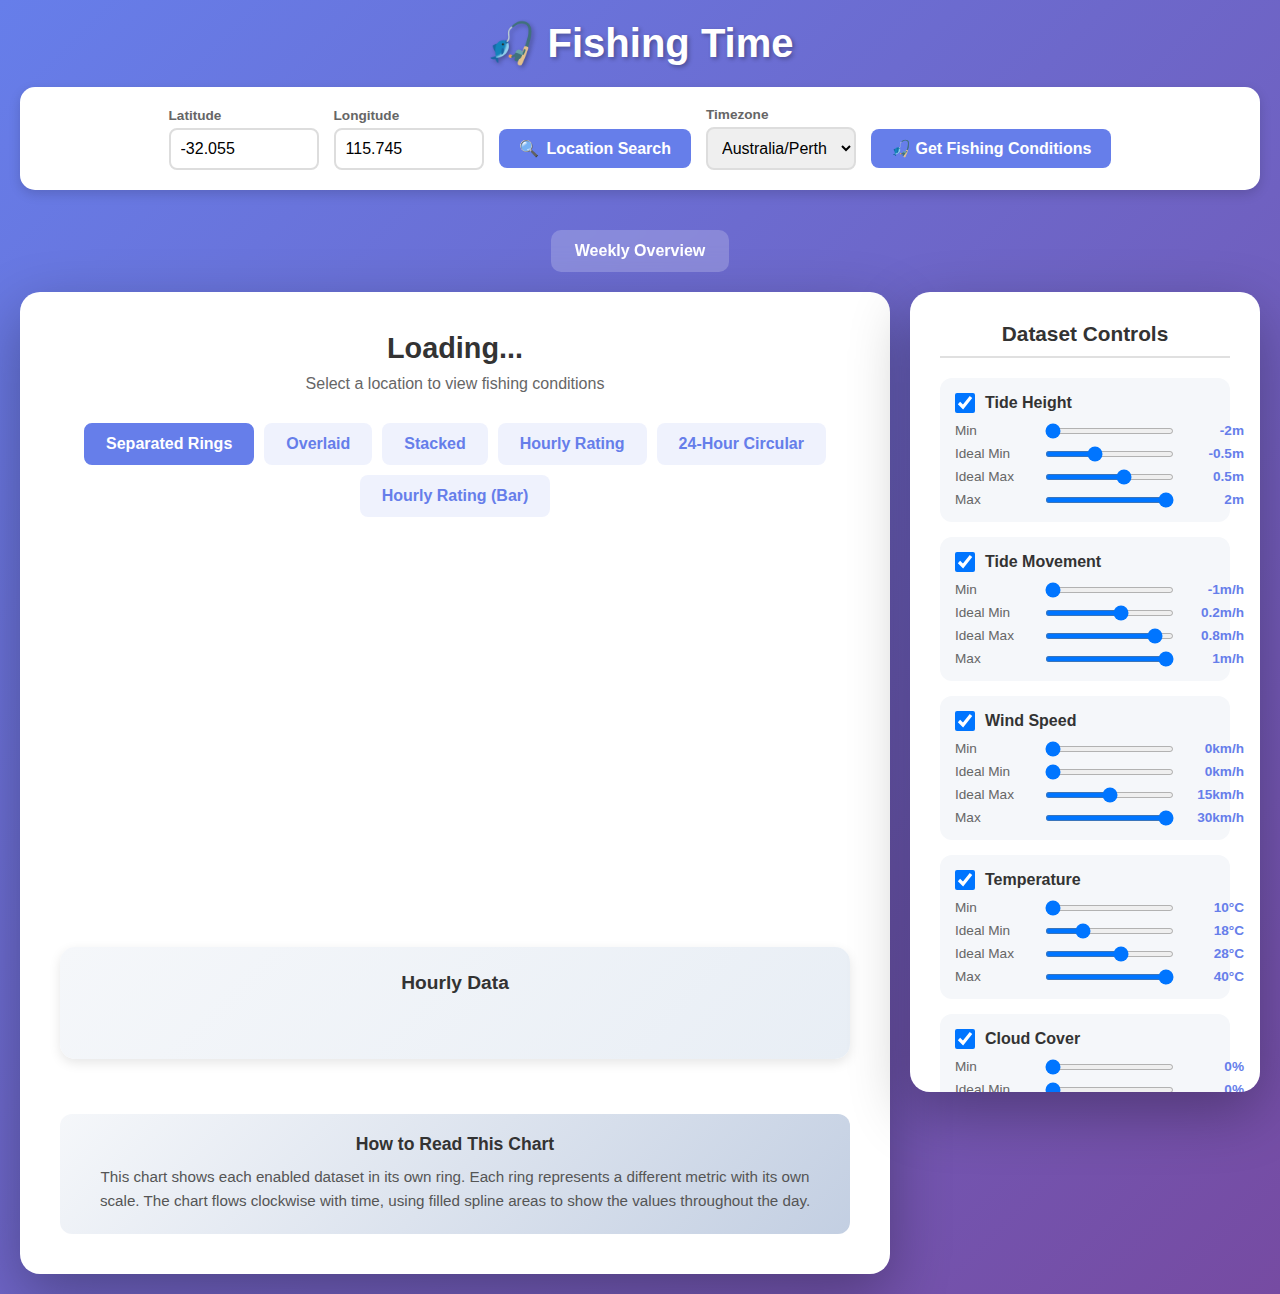
<file: index.html>
<!DOCTYPE html>
<html lang="en">
<head>
    <meta charset="UTF-8">
    <meta name="viewport" content="width=device-width, initial-scale=1.0">
    <title>Fishing Time - Best Times to Fish</title>
    <style>
        * {
            margin: 0;
            padding: 0;
            box-sizing: border-box;
        }
        
        body {
            font-family: 'Segoe UI', Tahoma, Geneva, Verdana, sans-serif;
            background: linear-gradient(135deg, #667eea 0%, #764ba2 100%);
            padding: 20px;
            min-height: 100vh;
        }
        
        .container {
            max-width: 1400px;
            margin: 0 auto;
        }
        
        h1 {
            text-align: center;
            color: white;
            margin-bottom: 20px;
            font-size: 2.5em;
            text-shadow: 2px 2px 4px rgba(0,0,0,0.3);
        }
        
        .controls-section {
            background: white;
            border-radius: 15px;
            padding: 20px;
            margin-bottom: 20px;
            box-shadow: 0 4px 12px rgba(0,0,0,0.15);
            display: flex;
            flex-wrap: wrap;
            gap: 15px;
            align-items: center;
            justify-content: center;
        }
        
        .control-group {
            display: flex;
            flex-direction: column;
            gap: 5px;
        }
        
        .control-group label {
            font-size: 0.85em;
            color: #666;
            font-weight: bold;
        }
        
        .control-group input, .control-group select {
            padding: 10px;
            border: 2px solid #ddd;
            border-radius: 8px;
            font-size: 1em;
            width: 150px;
            transition: border-color 0.3s;
        }
        
        .control-group input:focus, .control-group select:focus {
            outline: none;
            border-color: #667eea;
        }
        
        .search-btn {
            padding: 10px 20px;
            border: none;
            border-radius: 8px;
            background: #667eea;
            color: white;
            cursor: pointer;
            font-size: 1em;
            font-weight: bold;
            transition: all 0.3s;
            margin-top: 20px;
            display: flex;
            align-items: center;
            gap: 8px;
        }
        
        .search-btn:hover {
            background: #5568d3;
            transform: translateY(-2px);
        }
        
        .modal-overlay {
            display: none;
            position: fixed;
            top: 0;
            left: 0;
            width: 100%;
            height: 100%;
            background: rgba(0,0,0,0.5);
            z-index: 1000;
            justify-content: center;
            align-items: center;
        }
        
        .modal-overlay.active {
            display: flex;
        }
        
        .modal-content {
            background: white;
            border-radius: 20px;
            padding: 30px;
            max-width: 500px;
            width: 90%;
            max-height: 80vh;
            overflow-y: auto;
            box-shadow: 0 20px 60px rgba(0,0,0,0.3);
        }
        
        .modal-header {
            display: flex;
            justify-content: space-between;
            align-items: center;
            margin-bottom: 20px;
        }
        
        .modal-title {
            font-size: 1.5em;
            font-weight: bold;
            color: #333;
        }
        
        .close-btn {
            background: none;
            border: none;
            font-size: 1.5em;
            cursor: pointer;
            color: #999;
            transition: color 0.3s;
        }
        
        .close-btn:hover {
            color: #333;
        }
        
        .search-input-container {
            position: relative;
            margin-bottom: 20px;
        }
        
        .search-input {
            width: 100%;
            padding: 12px;
            border: 2px solid #ddd;
            border-radius: 10px;
            font-size: 1em;
            box-sizing: border-box;
        }
        
        .search-input:focus {
            outline: none;
            border-color: #667eea;
        }
        
        .search-results {
            list-style: none;
            padding: 0;
            margin: 0;
            max-height: 300px;
            overflow-y: auto;
            border: 1px solid #ddd;
            border-radius: 10px;
            background: white;
        }
        
        .search-results li {
            padding: 12px;
            cursor: pointer;
            border-bottom: 1px solid #eee;
            transition: background 0.2s;
        }
        
        .search-results li:last-child {
            border-bottom: none;
        }
        
        .search-results li:hover {
            background: #f5f5f5;
        }
        
        .recent-section {
            margin-top: 20px;
        }
        
        .recent-title {
            font-size: 1.1em;
            font-weight: bold;
            color: #666;
            margin-bottom: 10px;
        }
        
        .recent-list {
            list-style: none;
            padding: 0;
            margin: 0;
        }
        
        .recent-list li {
            padding: 10px;
            cursor: pointer;
            border: 1px solid #ddd;
            border-radius: 8px;
            margin-bottom: 8px;
            transition: all 0.2s;
        }
        
        .recent-list li:hover {
            background: #f5f5f5;
            border-color: #667eea;
        }
        
        .no-results {
            text-align: center;
            color: #999;
            padding: 20px;
        }
        
        .main-content {
            display: flex;
            gap: 20px;
            flex-wrap: wrap;
        }
        
        .chart-section {
            flex: 1;
            min-width: 600px;
            background: white;
            border-radius: 20px;
            padding: 40px;
            box-shadow: 0 20px 60px rgba(0,0,0,0.3);
        }
        
        .controls-panel {
            width: 350px;
            background: white;
            border-radius: 20px;
            padding: 30px;
            box-shadow: 0 20px 60px rgba(0,0,0,0.3);
            max-height: 800px;
            overflow-y: auto;
        }
        
        .controls-panel::-webkit-scrollbar {
            width: 8px;
        }
        
        .controls-panel::-webkit-scrollbar-track {
            background: rgba(255, 255, 255, 0.3);
            border-radius: 10px;
        }
        
        .controls-panel::-webkit-scrollbar-thumb {
            background: rgba(102, 126, 234, 0.5);
            border-radius: 10px;
        }
        
        .viz-title {
            font-size: 1.8em;
            margin-bottom: 10px;
            color: #333;
            text-align: center;
        }
        
        .viz-subtitle {
            text-align: center;
            color: #666;
            margin-bottom: 30px;
            font-size: 1em;
        }
        
        .canvas-container {
            position: relative;
            width: 100%;
            max-width: 600px;
            margin: 0 auto;
            display: flex;
            justify-content: center;
        }
        
        canvas {
            display: block;
            max-width: 100%;
            height: auto;
        }
        
        .dataset-control {
            background: #f5f7fa;
            border-radius: 12px;
            padding: 15px;
            margin-bottom: 15px;
        }
        
        .dataset-header {
            display: flex;
            align-items: center;
            gap: 10px;
            margin-bottom: 10px;
        }
        
        .dataset-header input[type="checkbox"] {
            width: 20px;
            height: 20px;
            cursor: pointer;
        }
        
        .dataset-header label {
            font-weight: bold;
            color: #333;
            cursor: pointer;
            flex: 1;
        }
        
        .range-control {
            display: flex;
            flex-direction: column;
            gap: 8px;
            margin-top: 10px;
        }
        
        .range-row {
            display: flex;
            justify-content: space-between;
            align-items: center;
            gap: 10px;
        }
        
        .range-label {
            font-size: 0.85em;
            color: #666;
            min-width: 80px;
        }
        
        .range-input {
            flex: 1;
            height: 6px;
        }
        
        .range-value {
            font-size: 0.85em;
            color: #667eea;
            font-weight: bold;
            min-width: 60px;
            text-align: right;
        }
        
        .info-box {
            background: linear-gradient(135deg, #f5f7fa 0%, #c3cfe2 100%);
            border-radius: 12px;
            padding: 20px;
            margin-top: 25px;
            text-align: center;
        }
        
        .info-title {
            font-weight: bold;
            color: #333;
            margin-bottom: 10px;
            font-size: 1.1em;
        }
        
        .info-text {
            color: #555;
            font-size: 0.95em;
            line-height: 1.6;
        }
        
        .day-selector {
            display: flex;
            gap: 10px;
            margin-bottom: 20px;
            justify-content: center;
            flex-wrap: wrap;
        }
        
        .day-btn {
            padding: 12px 24px;
            border: none;
            border-radius: 10px;
            background: rgba(255,255,255,0.2);
            color: white;
            cursor: pointer;
            font-size: 1em;
            font-weight: bold;
            transition: all 0.3s;
            backdrop-filter: blur(10px);
        }
        
        .day-btn:hover {
            background: rgba(255,255,255,0.3);
            transform: translateY(-2px);
        }
        
        .day-btn.active {
            background: white;
            color: #667eea;
            transform: scale(1.05);
        }
        
        .tab-menu {
            display: flex;
            gap: 10px;
            margin-bottom: 30px;
            justify-content: center;
            flex-wrap: wrap;
        }
        
        .tab-btn {
            padding: 10px 20px;
            border: none;
            border-radius: 8px;
            background: rgba(102, 126, 234, 0.1);
            color: #667eea;
            cursor: pointer;
            font-size: 1em;
            font-weight: bold;
            transition: all 0.3s;
            border: 2px solid transparent;
        }
        
        .tab-btn:hover {
            background: rgba(102, 126, 234, 0.2);
            transform: translateY(-1px);
        }
        
        .tab-btn.active {
            background: #667eea;
            color: white;
            border-color: #667eea;
        }
        
        .chart-container {
            display: none;
        }
        
        .chart-container.active {
            display: block;
        }
        
        .legend {
            display: flex;
            justify-content: center;
            gap: 20px;
            margin-top: 30px;
            flex-wrap: wrap;
        }
        
        .legend-item {
            display: flex;
            align-items: center;
            gap: 8px;
            font-size: 0.9em;
        }
        
        .legend-color {
            width: 25px;
            height: 25px;
            border-radius: 4px;
        }
        
        .controls-title {
            font-size: 1.3em;
            font-weight: bold;
            color: #333;
            margin-bottom: 20px;
            text-align: center;
            padding-bottom: 10px;
            border-bottom: 2px solid #e0e0e0;
        }
        
        @media (max-width: 1200px) {
            .main-content {
                flex-direction: column;
            }
            
            .chart-section {
                min-width: 100%;
            }
            
            .controls-panel {
                width: 100%;
                max-height: none;
            }
        }
        
        .loading {
            text-align: center;
            padding: 40px;
            color: #666;
            font-size: 1.2em;
        }
        
        .error {
            background: #ffebee;
            border: 2px solid #ef5350;
            border-radius: 12px;
            padding: 20px;
            margin: 20px 0;
            color: #c62828;
            text-align: center;
        }
        
        .controls-row {
            display: flex;
            gap: 10px;
            margin-bottom: 20px;
            justify-content: center;
            flex-wrap: wrap;
        }
        
        .data-timeline {
            margin-top: 40px;
            padding: 25px;
            background: linear-gradient(135deg, #f5f7fa 0%, #e8eef5 100%);
            border-radius: 15px;
            box-shadow: 0 4px 12px rgba(0,0,0,0.1);
        }
        
        .timeline-title {
            text-align: center;
            font-weight: bold;
            color: #333;
            margin-bottom: 20px;
            font-size: 1.2em;
        }
        
        .timeline-container {
            display: flex;
            justify-content: space-between;
            align-items: flex-start;
            gap: 8px;
            overflow-x: auto;
            padding: 10px 0;
        }
        
        .timeline-item {
            flex: 1;
            min-width: 70px;
            display: flex;
            flex-direction: column;
            align-items: center;
            text-align: center;
            padding: 10px 5px;
            background: white;
            border-radius: 10px;
            box-shadow: 0 2px 6px rgba(0,0,0,0.08);
            transition: transform 0.2s;
        }
        
        .timeline-item:hover {
            transform: translateY(-3px);
            box-shadow: 0 4px 12px rgba(0,0,0,0.15);
        }
        
        .timeline-time {
            font-weight: bold;
            color: #333;
            margin-bottom: 15px;
            font-size: 1.1em;
            padding-bottom: 8px;
            border-bottom: 2px solid #e0e0e0;
            width: 100%;
        }
        
        .timeline-data-item {
            display: flex;
            align-items: center;
            justify-content: center;
            gap: 4px;
            margin: 4px 0;
            font-size: 0.85em;
            color: #555;
            font-weight: 500;
        }
        
        .timeline-data-item .icon {
            font-size: 1.1em;
        }
    </style>
</head>
<body>
    <div class="container">
        <h1>🎣 Fishing Time</h1>
        
        <div class="controls-section">
            <div class="control-group">
                <label for="latitude">Latitude</label>
                <input type="text" id="latitude" value="-32.055" />
            </div>
            <div class="control-group">
                <label for="longitude">Longitude</label>
                <input type="text" id="longitude" value="115.745" />
            </div>
            <button class="search-btn" id="locationSearchBtn">
                <span>🔍</span>
                <span>Location Search</span>
            </button>
            <div class="control-group">
                <label for="timezoneSelect">Timezone</label>
                <select id="timezoneSelect">
                    <option value="Australia/Perth" selected>Australia/Perth</option>
                    <option value="UTC">UTC</option>
                    <option value="Australia/Adelaide">Australia/Adelaide</option>
                    <option value="Australia/Sydney">Australia/Sydney</option>
                    <option value="Australia/Brisbane">Australia/Brisbane</option>
                    <option value="Australia/Darwin">Australia/Darwin</option>
                    <option value="Australia/Hobart">Australia/Hobart</option>
                    <option value="Asia/Singapore">Asia/Singapore</option>
                    <option value="Asia/Tokyo">Asia/Tokyo</option>
                    <option value="Europe/London">Europe/London</option>
                    <option value="Europe/Berlin">Europe/Berlin</option>
                    <option value="America/New_York">America/New_York</option>
                    <option value="America/Los_Angeles">America/Los_Angeles</option>
                </select>
            </div>
            <button class="search-btn" id="fetchDataBtn">🎣 Get Fishing Conditions</button>
        </div>
        
        <div class="modal-overlay" id="locationModal">
            <div class="modal-content">
                <div class="modal-header">
                    <h2 class="modal-title">Search Location</h2>
                    <button class="close-btn" id="closeModal">&times;</button>
                </div>
                <div class="search-input-container">
                    <input type="text" id="locationSearchInput" class="search-input" placeholder="Search for a location..." autocomplete="off" />
                </div>
                <ul id="searchResults" class="search-results" style="display: none;"></ul>
                <div class="recent-section">
                    <h3 class="recent-title">Recent Locations</h3>
                    <ul id="recentLocations" class="recent-list"></ul>
                </div>
            </div>
        </div>
        
        <div class="day-selector" id="daySelector"></div>
        
        <div class="controls-row">
            <button class="day-btn" id="weeklyOverviewBtn">Weekly Overview</button>
        </div>
        
        <div class="main-content">
            <div class="chart-section">
                <h2 class="viz-title" id="locationTitle">Loading...</h2>
                <p class="viz-subtitle" id="dateSubtitle">Select a location to view fishing conditions</p>
                
                <div class="tab-menu" id="chartTabMenu">
                    <button class="tab-btn active" data-chart="separated">Separated Rings</button>
                    <button class="tab-btn" data-chart="overlaid">Overlaid</button>
                    <button class="tab-btn" data-chart="stacked">Stacked</button>
                    <button class="tab-btn" data-chart="hourlyRating">Hourly Rating</button>
                    <button class="tab-btn" data-chart="circular">24-Hour Circular</button>
                    <button class="tab-btn" data-chart="rating">Hourly Rating (Bar)</button>
                </div>
                
                <div class="chart-container active" id="separatedChartContainer">
                    <div class="canvas-container">
                        <canvas id="separatedCanvas" width="1000" height="600" aria-label="Separated rings chart"></canvas>
                    </div>
                    
                    <div class="data-timeline">
                        <div class="timeline-title">Hourly Data</div>
                        <div class="timeline-container" id="timeline1"></div>
                    </div>
                    
                    <div class="legend" id="legend1"></div>
                    
                    <div class="info-box">
                        <div class="info-title">How to Read This Chart</div>
                        <div class="info-text">
                            This chart shows each enabled dataset in its own ring. Each ring represents a different metric 
                            with its own scale. The chart flows clockwise with time, using filled spline areas to show 
                            the values throughout the day.
                        </div>
                    </div>
                </div>
                
                <div class="chart-container" id="overlaidChartContainer">
                    <div class="canvas-container">
                        <canvas id="overlaidCanvas" width="1000" height="600" aria-label="Overlaid chart"></canvas>
                    </div>
                    
                    <div class="data-timeline">
                        <div class="timeline-title">Hourly Data</div>
                        <div class="timeline-container" id="timeline2"></div>
                    </div>
                    
                    <div class="legend" id="legend2"></div>
                    
                    <div class="info-box">
                        <div class="info-title">How to Read This Chart</div>
                        <div class="info-text">
                            This chart overlays all enabled datasets in the same normalized 0-1 range, making it easy 
                            to compare different metrics directly. All values are normalized to their ideal ranges.
                        </div>
                    </div>
                </div>
                
                <div class="chart-container" id="stackedChartContainer">
                    <div class="canvas-container">
                        <canvas id="stackedCanvas" width="1000" height="600" aria-label="Stacked chart"></canvas>
                    </div>
                    
                    <div class="data-timeline">
                        <div class="timeline-title">Hourly Data</div>
                        <div class="timeline-container" id="timeline3"></div>
                    </div>
                    
                    <div class="legend" id="legend3"></div>
                    
                    <div class="info-box">
                        <div class="info-title">How to Read This Chart</div>
                        <div class="info-text">
                            This chart stacks all enabled datasets on top of each other with special normalization. 
                            Each value is divided by the number of datasets, so the maximum stacked height is always 1.0. 
                            This allows for consistent visualization regardless of how many datasets are enabled.
                        </div>
                    </div>
                </div>
                
                <div class="chart-container" id="hourlyRatingChartContainer">
                    <div class="canvas-container">
                        <canvas id="hourlyRatingCanvas" width="1000" height="600" aria-label="Hourly rating chart"></canvas>
                    </div>
                    
                    <div class="legend" id="legend4"></div>
                    
                    <div class="info-box">
                        <div class="info-title">How to Read This Chart</div>
                        <div class="info-text">
                            This chart shows the combined fishing rating for each hour, calculated from all enabled 
                            datasets. The rating uses normalized values and shows the overall fishing conditions throughout the day.
                        </div>
                    </div>
                </div>
                
                <div class="chart-container" id="circularChartContainer">
                    <div class="canvas-container">
                        <canvas id="mainCanvas" width="600" height="600" aria-label="24-hour circular fishing forecast chart showing optimal fishing times throughout the day"></canvas>
                    </div>
                    
                    <div class="legend" id="legend"></div>
                    
                    <div class="info-box">
                        <div class="info-title">How to Read This Chart</div>
                        <div class="info-text">
                            This 24-hour circular chart shows the best fishing times throughout the day. 
                            The chart is oriented with 12:00 noon at the top and 12:00 midnight at the bottom.
                            6:00 AM is on the left, and 6:00 PM is on the right.
                            Brighter/fuller areas indicate better fishing conditions based on your selected criteria.
                            Each dataset (tide, wind, temperature, etc.) can be enabled/disabled and customized using the controls panel.
                        </div>
                    </div>
                </div>
                
                <div class="chart-container" id="ratingChartContainer">
                    <div class="canvas-container">
                        <canvas id="ratingCanvas" width="600" height="400" aria-label="Hourly fishing rating bar chart"></canvas>
                    </div>
                    
                    <div class="legend">
                        <div class="legend-item">
                            <div class="legend-color" style="background: linear-gradient(135deg, #667eea 0%, #764ba2 100%);"></div>
                            <span><strong>Overall Fishing Rating</strong> (0-100%)</span>
                        </div>
                    </div>
                    
                    <div class="info-box">
                        <div class="info-title">How to Read This Chart</div>
                        <div class="info-text">
                            This chart shows the overall fishing rating for each hour of the day.
                            Higher bars indicate better fishing conditions. The rating combines all enabled datasets
                            into a single score, with values closer to the ideal ranges producing higher scores.
                        </div>
                    </div>
                </div>
                
                <div class="chart-container" id="weeklyChartContainer">
                    <div class="canvas-container">
                        <canvas id="weeklyCanvas" width="700" height="400" aria-label="Weekly fishing overview chart"></canvas>
                    </div>
                    
                    <div class="legend">
                        <div class="legend-item">
                            <div class="legend-color" style="background: linear-gradient(135deg, #667eea 0%, #764ba2 100%);"></div>
                            <span><strong>Daily Average Rating</strong> (0-100%)</span>
                        </div>
                    </div>
                    
                    <div class="info-box">
                        <div class="info-title">How to Read This Chart</div>
                        <div class="info-text">
                            This chart displays the average fishing rating for each day of the week.
                            Each bar represents the average of all hourly ratings for that day.
                            Higher values indicate better overall fishing conditions for that day.
                            Click on any day button above to view detailed hourly charts.
                        </div>
                    </div>
                </div>
            </div>
            
            <div class="controls-panel">
                <h3 class="controls-title">Dataset Controls</h3>
                <div id="datasetControls"></div>
            </div>
        </div>
    </div>
    
    <script type="module">
        import * as TideHarmonic from './tide-harmonic.js';
        
        // Configuration constants
        const FORECAST_DAYS = 7;  // Number of days to fetch from API
        const HOUR_LABEL_INTERVAL = 3;  // Show hour labels every N hours
        const AREA_OPACITY = '80';  // 50% opacity for filled areas (hex value)
        
        // Chart layout constants
        const CHART_PADDING = {
            side: 80,
            top: 70,
            bottom: 20
        };
        
        // Color gradient constants for chart visualization
        const CHART_COLORS = {
            // RGB gradient from low to high score (purple-blue to violet)
            RGB_LOW_R: 102,    // Red component for low scores
            RGB_HIGH_R: 118,   // Red component for high scores
            RGB_LOW_G: 126,    // Green component for low scores
            RGB_HIGH_G: 75,    // Green component for high scores
            RGB_LOW_B: 234,    // Blue component for low scores
            RGB_HIGH_B: 162,   // Blue component for high scores
            ALPHA_MIN: 0.7,    // Minimum alpha transparency
            ALPHA_RANGE: 0.3   // Additional alpha for high scores
        };
        
        // Global state
        let weatherData = null;
        let marineData = null;
        let tideStation = null;
        let currentLocation = { name: 'Fremantle', lat: -32.055, lon: 115.745 };
        let currentTimezone = 'Australia/Perth';
        let currentDay = 0;  // Currently selected day (0-6)
        let allDaysData = [];  // Store parsed data for all 7 days
        let searchController;  // For aborting previous search requests
        
        // Dataset configurations
        const datasets = {
            tideHeight: {
                name: 'Tide Height',
                enabled: true,
                color: '#1976d2',
                min: -2,
                max: 2,
                idealMin: -0.5,
                idealMax: 0.5,
                unit: 'm'
            },
            tideMovement: {
                name: 'Tide Movement',
                enabled: true,
                color: '#0288d1',
                min: -1,
                max: 1,
                idealMin: 0.2,
                idealMax: 0.8,
                unit: 'm/h'
            },
            windSpeed: {
                name: 'Wind Speed',
                enabled: true,
                color: '#32dbae',
                min: 0,
                max: 30,
                idealMin: 0,
                idealMax: 15,
                unit: 'km/h'
            },
            temperature: {
                name: 'Temperature',
                enabled: true,
                color: '#F28C28',
                min: 10,
                max: 40,
                idealMin: 18,
                idealMax: 28,
                unit: '°C'
            },
            cloudCover: {
                name: 'Cloud Cover',
                enabled: true,
                color: '#c1cad9',
                min: 0,
                max: 100,
                idealMin: 0,
                idealMax: 60,
                unit: '%'
            },
            pressure: {
                name: 'Pressure',
                enabled: true,
                color: '#9c27b0',
                min: 990,
                max: 1030,
                idealMin: 1010,
                idealMax: 1020,
                unit: 'hPa'
            },
            waveHeight: {
                name: 'Wave Height',
                enabled: true,
                color: '#2196f3',
                min: 0,
                max: 3,
                idealMin: 0,
                idealMax: 1,
                unit: 'm'
            }
        };
        
        // Initialize
        async function init() {
            try {
                await TideHarmonic.loadStations('./stations.json');
                console.log('Tide stations loaded successfully');
                renderDatasetControls();
                attachEventListeners();
            } catch (error) {
                console.error('Failed to initialize:', error);
                showError('Failed to load tide station data');
            }
        }
        
        function attachEventListeners() {
            document.getElementById('fetchDataBtn').addEventListener('click', fetchData);
            document.getElementById('locationSearchBtn').addEventListener('click', openLocationModal);
            document.getElementById('closeModal').addEventListener('click', closeLocationModal);
            document.getElementById('locationModal').addEventListener('click', (e) => {
                if (e.target === document.getElementById('locationModal')) {
                    closeLocationModal();
                }
            });
            document.getElementById('locationSearchInput').addEventListener('input', handleLocationSearch);
            
            // Chart tab switching
            document.getElementById('chartTabMenu').addEventListener('click', (e) => {
                if (e.target.classList.contains('tab-btn')) {
                    // Update active tab button
                    document.querySelectorAll('.tab-btn').forEach(btn => btn.classList.remove('active'));
                    e.target.classList.add('active');
                    
                    // Show corresponding chart
                    const chartType = e.target.getAttribute('data-chart');
                    document.querySelectorAll('.chart-container').forEach(container => container.classList.remove('active'));
                    
                    if (chartType === 'separated') {
                        document.getElementById('separatedChartContainer').classList.add('active');
                    } else if (chartType === 'overlaid') {
                        document.getElementById('overlaidChartContainer').classList.add('active');
                    } else if (chartType === 'stacked') {
                        document.getElementById('stackedChartContainer').classList.add('active');
                    } else if (chartType === 'hourlyRating') {
                        document.getElementById('hourlyRatingChartContainer').classList.add('active');
                    } else if (chartType === 'circular') {
                        document.getElementById('circularChartContainer').classList.add('active');
                    } else if (chartType === 'rating') {
                        document.getElementById('ratingChartContainer').classList.add('active');
                    } else if (chartType === 'weekly') {
                        document.getElementById('weeklyChartContainer').classList.add('active');
                    }
                    
                    updateChart();
                }
            });
            
            // Weekly overview button handler
            document.getElementById('weeklyOverviewBtn').addEventListener('click', () => {
                // Hide chart tab menu
                document.getElementById('chartTabMenu').style.display = 'none';
                
                // Update active tab button states
                document.querySelectorAll('.tab-btn').forEach(btn => btn.classList.remove('active'));
                document.getElementById('weeklyOverviewBtn').classList.add('active');
                
                // Hide all daily charts, show weekly
                document.querySelectorAll('.chart-container').forEach(container => container.classList.remove('active'));
                document.getElementById('weeklyChartContainer').classList.add('active');
                
                // Remove active state from day selector buttons
                document.querySelectorAll('#daySelector .day-btn').forEach(btn => btn.classList.remove('active'));
                
                drawWeeklyChart();
            });
        }
        
        function renderDatasetControls() {
            const container = document.getElementById('datasetControls');
            container.innerHTML = '';
            
            for (const [key, dataset] of Object.entries(datasets)) {
                const control = createDatasetControl(key, dataset);
                container.appendChild(control);
            }
        }
        
        function createDatasetControl(key, dataset) {
            const div = document.createElement('div');
            div.className = 'dataset-control';
            
            div.innerHTML = `
                <div class="dataset-header">
                    <input type="checkbox" id="enable_${key}" ${dataset.enabled ? 'checked' : ''}>
                    <label for="enable_${key}">${dataset.name}</label>
                </div>
                <div class="range-control">
                    <div class="range-row">
                        <span class="range-label">Min</span>
                        <input type="range" class="range-input" id="min_${key}" 
                               min="${dataset.min}" max="${dataset.max}" 
                               value="${dataset.min}" step="0.1">
                        <span class="range-value" id="minval_${key}">${dataset.min}${dataset.unit}</span>
                    </div>
                    <div class="range-row">
                        <span class="range-label">Ideal Min</span>
                        <input type="range" class="range-input" id="idealmin_${key}" 
                               min="${dataset.min}" max="${dataset.max}" 
                               value="${dataset.idealMin}" step="0.1">
                        <span class="range-value" id="idealminval_${key}">${dataset.idealMin}${dataset.unit}</span>
                    </div>
                    <div class="range-row">
                        <span class="range-label">Ideal Max</span>
                        <input type="range" class="range-input" id="idealmax_${key}" 
                               min="${dataset.min}" max="${dataset.max}" 
                               value="${dataset.idealMax}" step="0.1">
                        <span class="range-value" id="idealmaxval_${key}">${dataset.idealMax}${dataset.unit}</span>
                    </div>
                    <div class="range-row">
                        <span class="range-label">Max</span>
                        <input type="range" class="range-input" id="max_${key}" 
                               min="${dataset.min}" max="${dataset.max}" 
                               value="${dataset.max}" step="0.1">
                        <span class="range-value" id="maxval_${key}">${dataset.max}${dataset.unit}</span>
                    </div>
                </div>
            `;
            
            // Attach event listeners
            const checkbox = div.querySelector(`#enable_${key}`);
            checkbox.addEventListener('change', (e) => {
                dataset.enabled = e.target.checked;
                updateChart();
            });
            
            const sliders = ['min', 'idealmin', 'idealmax', 'max'];
            sliders.forEach(slider => {
                const input = div.querySelector(`#${slider}_${key}`);
                const valueSpan = div.querySelector(`#${slider}val_${key}`);
                
                input.addEventListener('input', (e) => {
                    const value = parseFloat(e.target.value);
                    valueSpan.textContent = `${value}${dataset.unit}`;
                    
                    if (slider === 'min') dataset.min = value;
                    else if (slider === 'idealmin') dataset.idealMin = value;
                    else if (slider === 'idealmax') dataset.idealMax = value;
                    else if (slider === 'max') dataset.max = value;
                    
                    updateChart();
                });
            });
            
            return div;
        }
        
        async function fetchData() {
            const lat = parseFloat(document.getElementById('latitude').value);
            const lon = parseFloat(document.getElementById('longitude').value);
            const timezone = document.getElementById('timezoneSelect').value;
            
            if (isNaN(lat) || isNaN(lon)) {
                showError('Invalid latitude or longitude');
                return;
            }
            
            currentLocation = { lat, lon, name: `${lat.toFixed(2)}, ${lon.toFixed(2)}` };
            currentTimezone = timezone;
            
            document.getElementById('locationTitle').textContent = 'Loading...';
            document.getElementById('dateSubtitle').textContent = 'Fetching data...';
            
            try {
                // Fetch weather data for configured number of days
                const weatherUrl = `https://api.open-meteo.com/v1/forecast?latitude=${lat}&longitude=${lon}&hourly=temperature_2m,wind_speed_10m,wind_direction_10m,cloud_cover,surface_pressure,pressure_msl,precipitation_probability,rain,relative_humidity_2m,apparent_temperature&timezone=${timezone}&forecast_days=${FORECAST_DAYS}`;
                const weatherResponse = await fetch(weatherUrl);
                weatherData = await weatherResponse.json();
                
                // Fetch marine data for configured number of days
                const marineUrl = `https://marine-api.open-meteo.com/v1/marine?latitude=${lat}&longitude=${lon}&hourly=wave_height,sea_surface_temperature,wave_direction,wave_period,tertiary_swell_wave_height,tertiary_swell_wave_period,tertiary_swell_wave_direction&timezone=${timezone}&forecast_days=${FORECAST_DAYS}`;
                const marineResponse = await fetch(marineUrl);
                marineData = await marineResponse.json();
                
                // Find nearest tide station
                tideStation = TideHarmonic.findNearestStation(lat, lon);
                
                // Parse data into daily chunks
                parseDailyData();
                
                // Create day selector buttons
                createDaySelector();
                
                // Update charts
                updateChart();
                updateLegend();
            } catch (error) {
                console.error('Error fetching data:', error);
                showError('Failed to fetch weather or marine data');
            }
        }
        
        function parseDailyData() {
            allDaysData = [];
            
            if (!weatherData || !weatherData.hourly || !weatherData.hourly.time) {
                return;
            }
            
            const times = weatherData.hourly.time;
            const totalHours = times.length;
            
            // Group data by days (24 hours each)
            for (let dayIndex = 0; dayIndex < FORECAST_DAYS && dayIndex * 24 < totalHours; dayIndex++) {
                const startHour = dayIndex * 24;
                const endHour = Math.min(startHour + 24, totalHours);
                
                const dayData = {
                    date: times[startHour].split('T')[0],
                    hours: []
                };
                
                for (let hour = startHour; hour < endHour; hour++) {
                    dayData.hours.push(hour);
                }
                
                allDaysData.push(dayData);
            }
        }
        
        function createDaySelector() {
            const selector = document.getElementById('daySelector');
            selector.innerHTML = '';
            
            allDaysData.forEach((dayData, index) => {
                const btn = document.createElement('button');
                btn.className = 'day-btn' + (index === 0 ? ' active' : '');
                
                const date = new Date(dayData.date + 'T00:00:00');
                const dayName = date.toLocaleDateString('en-US', { weekday: 'short', month: 'short', day: 'numeric' });
                btn.textContent = dayName;
                btn.setAttribute('data-day', index);
                
                btn.addEventListener('click', () => {
                    currentDay = index;
                    document.querySelectorAll('.day-btn').forEach(b => b.classList.remove('active'));
                    btn.classList.add('active');
                    
                    // Show chart tab menu if coming from weekly view
                    document.getElementById('chartTabMenu').style.display = 'flex';
                    document.getElementById('weeklyOverviewBtn').classList.remove('active');
                    
                    // Switch to separated rings chart if on weekly view or no active tab
                    const activeTab = document.querySelector('.tab-btn.active');
                    if (!activeTab || activeTab.getAttribute('data-chart') === 'weekly') {
                        document.querySelectorAll('.tab-btn').forEach(t => t.classList.remove('active'));
                        document.querySelector('.tab-btn[data-chart="separated"]').classList.add('active');
                        document.querySelectorAll('.chart-container').forEach(c => c.classList.remove('active'));
                        document.getElementById('separatedChartContainer').classList.add('active');
                    }
                    
                    updateChart();
                });
                
                selector.appendChild(btn);
            });
        }
        
        function updateChart() {
            if (!weatherData || !marineData || allDaysData.length === 0) {
                return;
            }
            
            const activeTab = document.querySelector('.tab-btn.active');
            const chartType = activeTab ? activeTab.getAttribute('data-chart') : 'separated';
            
            if (chartType === 'separated') {
                drawSeparatedChartForDay(currentDay);
            } else if (chartType === 'overlaid') {
                drawOverlaidChartForDay(currentDay);
            } else if (chartType === 'stacked') {
                drawStackedChartForDay(currentDay);
            } else if (chartType === 'hourlyRating') {
                drawHourlyRatingChartForDay(currentDay);
            } else if (chartType === 'circular') {
                drawCircularChartForDay(currentDay);
            } else if (chartType === 'rating') {
                drawRatingChartForDay(currentDay);
            } else if (chartType === 'weekly') {
                drawWeeklyChart();
            }
        }
        
        function drawCircularChartForDay(dayIndex) {
            const canvas = document.getElementById('mainCanvas');
            const ctx = canvas.getContext('2d');
            const width = canvas.width;
            const height = canvas.height;
            const centerX = width / 2;
            const centerY = height / 2;
            const radius = Math.min(width, height) / 2 - 60;
            
            ctx.clearRect(0, 0, width, height);
            
            if (dayIndex >= allDaysData.length) return;
            
            const dayData = allDaysData[dayIndex];
            const scores = [];
            
            // Calculate scores for each hour of the day
            for (let hourOffset = 0; hourOffset < dayData.hours.length; hourOffset++) {
                const hourIndex = dayData.hours[hourOffset];
                const score = calculateFishingScoreForHour(hourIndex);
                scores.push({ hour: hourOffset, score, hourIndex });
            }
            
            // Draw the circular chart
            drawCircularChart(ctx, centerX, centerY, radius, scores);
            
            // Update location title
            const date = new Date(dayData.date + 'T00:00:00');
            document.getElementById('locationTitle').textContent = currentLocation.name;
            document.getElementById('dateSubtitle').textContent = `${date.toLocaleDateString()} - Fishing Conditions`;
        }
        
        function drawRatingChartForDay(dayIndex) {
            const canvas = document.getElementById('ratingCanvas');
            const ctx = canvas.getContext('2d');
            const width = canvas.width;
            const height = canvas.height;
            
            ctx.clearRect(0, 0, width, height);
            
            if (dayIndex >= allDaysData.length) return;
            
            const dayData = allDaysData[dayIndex];
            const scores = [];
            
            // Calculate scores for each hour of the day
            for (let hourOffset = 0; hourOffset < dayData.hours.length; hourOffset++) {
                const hourIndex = dayData.hours[hourOffset];
                const score = calculateFishingScoreForHour(hourIndex);
                scores.push({ hour: hourOffset, score });
            }
            
            // Draw bar chart
            const padding = 60;
            const chartWidth = width - 2 * padding;
            const chartHeight = height - 2 * padding;
            const barWidth = chartWidth / scores.length;
            const barSpacing = barWidth * 0.1;
            const actualBarWidth = barWidth - barSpacing;
            
            // Draw bars
            scores.forEach((item, i) => {
                const barHeight = item.score * chartHeight;
                const x = padding + i * barWidth + barSpacing / 2;
                const y = height - padding - barHeight;
                
                // Gradient for each bar
                const gradient = ctx.createLinearGradient(x, y, x, height - padding);
                gradient.addColorStop(0, '#764ba2');
                gradient.addColorStop(1, '#667eea');
                
                ctx.fillStyle = gradient;
                ctx.fillRect(x, y, actualBarWidth, barHeight);
                
                // Bar outline
                ctx.strokeStyle = '#667eea';
                ctx.lineWidth = 1;
                ctx.strokeRect(x, y, actualBarWidth, barHeight);
                
                // Hour labels at configured intervals
                if (i % HOUR_LABEL_INTERVAL === 0) {
                    ctx.fillStyle = '#333';
                    ctx.font = '12px sans-serif';
                    ctx.textAlign = 'center';
                    ctx.fillText(`${item.hour}:00`, x + actualBarWidth / 2, height - padding + 20);
                }
                
                // Score percentage on top
                if (item.score > 0.1) {
                    ctx.fillStyle = '#333';
                    ctx.font = 'bold 10px sans-serif';
                    ctx.textAlign = 'center';
                    ctx.fillText(`${Math.round(item.score * 100)}%`, x + actualBarWidth / 2, y - 5);
                }
            });
            
            // Draw baseline
            ctx.strokeStyle = '#333';
            ctx.lineWidth = 2;
            ctx.beginPath();
            ctx.moveTo(padding, height - padding);
            ctx.lineTo(width - padding, height - padding);
            ctx.stroke();
            
            // Update title
            const date = new Date(dayData.date + 'T00:00:00');
            document.getElementById('locationTitle').textContent = currentLocation.name;
            document.getElementById('dateSubtitle').textContent = `${date.toLocaleDateString()} - Hourly Ratings`;
        }
        
        function drawWeeklyChart() {
            const canvas = document.getElementById('weeklyCanvas');
            const ctx = canvas.getContext('2d');
            const width = canvas.width;
            const height = canvas.height;
            
            ctx.clearRect(0, 0, width, height);
            
            if (allDaysData.length === 0) return;
            
            // Calculate average score for each day
            const dailyAverages = allDaysData.map(dayData => {
                let total = 0;
                let count = 0;
                
                dayData.hours.forEach(hourIndex => {
                    const score = calculateFishingScoreForHour(hourIndex);
                    total += score;
                    count++;
                });
                
                return {
                    date: dayData.date,
                    average: count > 0 ? total / count : 0
                };
            });
            
            // Draw bar chart
            const padding = 80;
            const chartWidth = width - 2 * padding;
            const chartHeight = height - 2 * padding;
            const barWidth = chartWidth / dailyAverages.length;
            const barSpacing = barWidth * 0.2;
            const actualBarWidth = barWidth - barSpacing;
            
            dailyAverages.forEach((item, i) => {
                const barHeight = item.average * chartHeight;
                const x = padding + i * barWidth + barSpacing / 2;
                const y = height - padding - barHeight;
                
                // Gradient for each bar
                const gradient = ctx.createLinearGradient(x, y, x, height - padding);
                gradient.addColorStop(0, '#764ba2');
                gradient.addColorStop(1, '#667eea');
                
                ctx.fillStyle = gradient;
                ctx.fillRect(x, y, actualBarWidth, barHeight);
                
                // Bar outline
                ctx.strokeStyle = '#667eea';
                ctx.lineWidth = 2;
                ctx.strokeRect(x, y, actualBarWidth, barHeight);
                
                // Date label
                const date = new Date(item.date + 'T00:00:00');
                const dayName = date.toLocaleDateString('en-US', { weekday: 'short', month: 'short', day: 'numeric' });
                ctx.fillStyle = '#333';
                ctx.font = '12px sans-serif';
                ctx.textAlign = 'center';
                ctx.save();
                ctx.translate(x + actualBarWidth / 2, height - padding + 30);
                ctx.rotate(-Math.PI / 4);
                ctx.fillText(dayName, 0, 0);
                ctx.restore();
                
                // Score percentage on top
                ctx.fillStyle = '#667eea';
                ctx.font = 'bold 14px sans-serif';
                ctx.textAlign = 'center';
                ctx.fillText(`${Math.round(item.average * 100)}%`, x + actualBarWidth / 2, y - 10);
            });
            
            // Draw baseline
            ctx.strokeStyle = '#333';
            ctx.lineWidth = 2;
            ctx.beginPath();
            ctx.moveTo(padding, height - padding);
            ctx.lineTo(width - padding, height - padding);
            ctx.stroke();
            
            // Update title
            document.getElementById('locationTitle').textContent = currentLocation.name;
            document.getElementById('dateSubtitle').textContent = '7-Day Fishing Forecast Overview';
        }
        
        function calculateFishingScoreForHour(hourIndex) {
            let totalScore = 0;
            let enabledCount = 0;
            
            // Cache hourly data references
            const weatherHourly = weatherData?.hourly;
            const marineHourly = marineData?.hourly;
            
            // Get the timestamp for tide calculations
            const timeString = weatherHourly?.time?.[hourIndex];
            const time = timeString ? new Date(timeString) : null;
            
            for (const [key, dataset] of Object.entries(datasets)) {
                if (!dataset.enabled) continue;
                
                let value;
                
                try {
                    if (key === 'tideHeight' && tideStation && time) {
                        value = TideHarmonic.predictTideHeight(tideStation, time);
                    } else if (key === 'tideMovement' && tideStation && time) {
                        value = TideHarmonic.calculateTideMovement(tideStation, time);
                    } else if (key === 'windSpeed' && weatherHourly) {
                        value = weatherHourly.wind_speed_10m[hourIndex];
                    } else if (key === 'temperature' && weatherHourly) {
                        value = weatherHourly.temperature_2m[hourIndex];
                    } else if (key === 'cloudCover' && weatherHourly) {
                        value = weatherHourly.cloud_cover[hourIndex];
                    } else if (key === 'pressure' && weatherHourly) {
                        value = weatherHourly.pressure_msl[hourIndex];
                    } else if (key === 'waveHeight' && marineHourly) {
                        value = marineHourly.wave_height[hourIndex];
                    } else {
                        continue;
                    }
                    
                    if (value === null || value === undefined) continue;
                    
                    const score = normalizeScore(value, dataset);
                    totalScore += score;
                    enabledCount++;
                } catch (error) {
                    console.error(`Error calculating ${key}:`, error);
                }
            }
            
            return enabledCount > 0 ? totalScore / enabledCount : 0;
        }
        
        function normalizeScore(value, dataset) {
            const { min, max, idealMin, idealMax } = dataset;
            
            // Value outside acceptable range
            if (value < min || value > max) {
                return 0;
            }
            
            // Value in ideal range
            if (value >= idealMin && value <= idealMax) {
                return 1;
            }
            
            // Value between min and idealMin
            if (value < idealMin) {
                return (value - min) / (idealMin - min);
            }
            
            // Value between idealMax and max
            return 1 - (value - idealMax) / (max - idealMax);
        }
        
        function drawCircularChart(ctx, centerX, centerY, radius, scores) {
            const hours = scores.length;
            
            // Draw background circle
            ctx.beginPath();
            ctx.arc(centerX, centerY, radius, 0, 2 * Math.PI);
            ctx.strokeStyle = '#e0e0e0';
            ctx.lineWidth = 2;
            ctx.stroke();
            
            // Draw score segments
            for (let i = 0; i < hours; i++) {
                const angle1 = (i / hours) * 2 * Math.PI - Math.PI / 2; // Start at top (12 noon)
                const angle2 = ((i + 1) / hours) * 2 * Math.PI - Math.PI / 2;
                
                const score = scores[i].score;
                const innerRadius = radius * 0.3;
                const outerRadius = radius * (0.3 + 0.7 * score);
                
                // Draw segment
                ctx.beginPath();
                ctx.arc(centerX, centerY, outerRadius, angle1, angle2);
                ctx.arc(centerX, centerY, innerRadius, angle2, angle1, true);
                ctx.closePath();
                
                // Use gradient colors matching the rating chart
                const r = Math.round(CHART_COLORS.RGB_LOW_R + score * (CHART_COLORS.RGB_HIGH_R - CHART_COLORS.RGB_LOW_R));
                const g = Math.round(CHART_COLORS.RGB_LOW_G + score * (CHART_COLORS.RGB_HIGH_G - CHART_COLORS.RGB_LOW_G));
                const b = Math.round(CHART_COLORS.RGB_LOW_B + score * (CHART_COLORS.RGB_HIGH_B - CHART_COLORS.RGB_LOW_B));
                const alpha = CHART_COLORS.ALPHA_MIN + score * CHART_COLORS.ALPHA_RANGE;
                ctx.fillStyle = `rgba(${r}, ${g}, ${b}, ${alpha})`;
                ctx.fill();
                
                ctx.strokeStyle = 'rgba(255, 255, 255, 0.3)';
                ctx.lineWidth = 1;
                ctx.stroke();
            }
            
            // Draw hour markers and labels
            for (let i = 0; i < hours; i++) {
                const angle = (i / hours) * 2 * Math.PI - Math.PI / 2;
                const hour = i;
                
                // Major markers at configured intervals
                if (hour % HOUR_LABEL_INTERVAL === 0) {
                    const x1 = centerX + Math.cos(angle) * (radius - 15);
                    const y1 = centerY + Math.sin(angle) * (radius - 15);
                    const x2 = centerX + Math.cos(angle) * (radius + 5);
                    const y2 = centerY + Math.sin(angle) * (radius + 5);
                    
                    ctx.beginPath();
                    ctx.moveTo(x1, y1);
                    ctx.lineTo(x2, y2);
                    ctx.strokeStyle = '#333';
                    ctx.lineWidth = 2;
                    ctx.stroke();
                    
                    // Label
                    const labelX = centerX + Math.cos(angle) * (radius + 30);
                    const labelY = centerY + Math.sin(angle) * (radius + 30);
                    
                    ctx.fillStyle = '#333';
                    ctx.font = 'bold 14px sans-serif';
                    ctx.textAlign = 'center';
                    ctx.textBaseline = 'middle';
                    ctx.fillText(`${hour}:00`, labelX, labelY);
                }
            }
            
            // Draw center circle
            ctx.beginPath();
            ctx.arc(centerX, centerY, radius * 0.3, 0, 2 * Math.PI);
            ctx.fillStyle = '#f5f7fa';
            ctx.fill();
            ctx.strokeStyle = '#333';
            ctx.lineWidth = 2;
            ctx.stroke();
            
            // Draw center text
            ctx.fillStyle = '#333';
            ctx.font = 'bold 16px sans-serif';
            ctx.textAlign = 'center';
            ctx.textBaseline = 'middle';
            ctx.fillText('24 Hour', centerX, centerY - 10);
            ctx.fillText('Forecast', centerX, centerY + 10);
        }
        
        function updateLegend() {
            const legendContainer = document.getElementById('legend');
            legendContainer.innerHTML = '';
            
            // For circular chart, show gradient legend that matches the actual colors
            const activeTab = document.querySelector('.tab-btn.active');
            const chartType = activeTab ? activeTab.getAttribute('data-chart') : 'circular';
            
            if (chartType === 'circular') {
                const item = document.createElement('div');
                item.className = 'legend-item';
                item.innerHTML = `
                    <div class="legend-color" style="background: linear-gradient(to right, rgba(102, 126, 234, 0.7), rgba(118, 75, 162, 1));"></div>
                    <span><strong>Fishing Score</strong> (Low → High)</span>
                `;
                legendContainer.appendChild(item);
                
                // Add enabled datasets info
                const enabledDatasets = Object.entries(datasets)
                    .filter(([_, dataset]) => dataset.enabled)
                    .map(([_, dataset]) => dataset.name);
                
                if (enabledDatasets.length > 0) {
                    const datasetsInfo = document.createElement('div');
                    datasetsInfo.style.textAlign = 'center';
                    datasetsInfo.style.width = '100%';
                    datasetsInfo.style.marginTop = '10px';
                    datasetsInfo.style.fontSize = '0.85em';
                    datasetsInfo.style.color = '#666';
                    datasetsInfo.innerHTML = `<em>Based on: ${enabledDatasets.join(', ')}</em>`;
                    legendContainer.appendChild(datasetsInfo);
                }
            } else {
                // For other charts, show individual datasets
                for (const [key, dataset] of Object.entries(datasets)) {
                    if (!dataset.enabled) continue;
                    
                    const item = document.createElement('div');
                    item.className = 'legend-item';
                    item.innerHTML = `
                        <div class="legend-color" style="background: ${dataset.color};"></div>
                        <span><strong>${dataset.name}</strong></span>
                    `;
                    legendContainer.appendChild(item);
                }
            }
        }
        
        function showError(message) {
            const chartSection = document.querySelector('.chart-section');
            const errorDiv = document.createElement('div');
            errorDiv.className = 'error';
            errorDiv.textContent = message;
            chartSection.insertBefore(errorDiv, chartSection.firstChild);
            
            setTimeout(() => errorDiv.remove(), 5000);
        }
        
        // Location search functions
        function getRecentLocations() {
            const stored = localStorage.getItem('recentFishingLocations');
            return stored ? JSON.parse(stored) : [];
        }
        
        function saveRecentLocation(location) {
            let recent = getRecentLocations();
            // Remove duplicate if exists (with tolerance for floating-point comparison)
            recent = recent.filter(loc => {
                const latDiff = Math.abs(loc.latitude - location.latitude);
                const lonDiff = Math.abs(loc.longitude - location.longitude);
                return !(latDiff < 0.0001 && lonDiff < 0.0001);
            });
            // Add to front
            recent.unshift(location);
            // Keep only last 10
            recent = recent.slice(0, 10);
            localStorage.setItem('recentFishingLocations', JSON.stringify(recent));
            displayRecentLocations();
        }
        
        function displayRecentLocations() {
            const recentList = document.getElementById('recentLocations');
            const recent = getRecentLocations();
            
            if (recent.length === 0) {
                recentList.innerHTML = '<li class="no-results">No recent locations</li>';
                return;
            }
            
            recentList.innerHTML = '';
            recent.forEach(location => {
                const li = document.createElement('li');
                li.textContent = location.name;
                li.addEventListener('click', () => {
                    selectLocation(location);
                });
                recentList.appendChild(li);
            });
        }
        
        function selectLocation(location) {
            document.getElementById('latitude').value = location.latitude;
            document.getElementById('longitude').value = location.longitude;
            
            // Update location name
            currentLocation.name = location.name || `${location.latitude.toFixed(4)}, ${location.longitude.toFixed(4)}`;
            currentLocation.lat = location.latitude;
            currentLocation.lon = location.longitude;
            
            // Update timezone if available
            if (location.timezone) {
                const timezoneSelect = document.getElementById('timezoneSelect');
                // Check if timezone exists in the dropdown
                let optionExists = false;
                for (let i = 0; i < timezoneSelect.options.length; i++) {
                    if (timezoneSelect.options[i].value === location.timezone) {
                        timezoneSelect.value = location.timezone;
                        currentTimezone = location.timezone;
                        optionExists = true;
                        break;
                    }
                }
                
                // If timezone doesn't exist, add it
                if (!optionExists) {
                    const option = document.createElement('option');
                    option.value = location.timezone;
                    option.textContent = location.timezone;
                    timezoneSelect.appendChild(option);
                    timezoneSelect.value = location.timezone;
                    currentTimezone = location.timezone;
                }
            }
            
            closeLocationModal();
            saveRecentLocation(location);
            
            // Automatically fetch data for the new location
            fetchData();
        }
        
        function openLocationModal() {
            document.getElementById('locationModal').classList.add('active');
            displayRecentLocations();
            document.getElementById('locationSearchInput').value = '';
            document.getElementById('searchResults').style.display = 'none';
        }
        
        function closeLocationModal() {
            document.getElementById('locationModal').classList.remove('active');
        }
        
        function handleLocationSearch(e) {
            const query = e.target.value.trim();
            const searchResults = document.getElementById('searchResults');
            
            searchResults.innerHTML = '';
            searchResults.style.display = 'none';
            
            if (query.length < 3) return;
            
            // Cancel previous request if still running
            if (searchController) searchController.abort();
            searchController = new AbortController();
            
            const url = `https://geocoding-api.open-meteo.com/v1/search?name=${encodeURIComponent(query)}&count=5`;
            
            fetch(url, { signal: searchController.signal })
                .then(response => {
                    if (!response.ok) throw new Error('Failed to fetch location data');
                    return response.json();
                })
                .then(data => {
                    if (!data.results || data.results.length === 0) {
                        searchResults.innerHTML = '<li class="no-results">No locations found</li>';
                        searchResults.style.display = 'block';
                        return;
                    }
                    
                    searchResults.style.display = 'block';
                    data.results.forEach(place => {
                        const li = document.createElement('li');
                        const locationName = `${place.name}, ${place.admin1 || ''} ${place.country}`;
                        li.textContent = locationName;
                        
                        li.addEventListener('click', () => {
                            selectLocation({
                                name: locationName,
                                latitude: place.latitude,
                                longitude: place.longitude,
                                timezone: place.timezone
                            });
                            document.getElementById('locationSearchInput').value = '';
                            searchResults.innerHTML = '';
                            searchResults.style.display = 'none';
                        });
                        
                        searchResults.appendChild(li);
                    });
                })
                .catch(err => {
                    if (err.name !== 'AbortError') {
                        console.error('Location search error:', err);
                    }
                });
        }
        
        // Helper function to create smooth path from points
        function createSmoothPath(points, subdivisions) {
            if (points.length < 2) return points;
            
            const smoothPoints = [];
            for (let i = 0; i < points.length; i++) {
                const p0 = points[(i - 1 + points.length) % points.length];
                const p1 = points[i];
                const p2 = points[(i + 1) % points.length];
                const p3 = points[(i + 2) % points.length];
                
                for (let t = 0; t < subdivisions; t++) {
                    const u = t / subdivisions;
                    const uu = u * u;
                    const uuu = uu * u;
                    
                    // Catmull-Rom spline
                    const angleVal = 
                        0.5 * (2 * p1.angle +
                        (-p0.angle + p2.angle) * u +
                        (2 * p0.angle - 5 * p1.angle + 4 * p2.angle - p3.angle) * uu +
                        (-p0.angle + 3 * p1.angle - 3 * p2.angle + p3.angle) * uuu);
                    
                    const radiusVal = 
                        0.5 * (2 * p1.radius +
                        (-p0.radius + p2.radius) * u +
                        (2 * p0.radius - 5 * p1.radius + 4 * p2.radius - p3.radius) * uu +
                        (-p0.radius + 3 * p1.radius - 3 * p2.radius + p3.radius) * uuu);
                    
                    smoothPoints.push({ angle: angleVal, radius: radiusVal });
                }
            }
            
            return smoothPoints;
        }
        
        // Helper function to render timeline
        function renderTimeline(scoresData, timelineId) {
            const timeline = document.getElementById(timelineId);
            if (!timeline) return;
            
            timeline.innerHTML = '';
            
            scoresData.forEach(score => {
                const item = document.createElement('div');
                item.className = 'timeline-item';
                
                const timeDiv = document.createElement('div');
                timeDiv.className = 'timeline-time';
                timeDiv.textContent = `${score.hour}:00`;
                item.appendChild(timeDiv);
                
                // Show enabled datasets
                Object.entries(datasets).forEach(([key, dataset]) => {
                    if (!dataset.enabled) return;
                    
                    const dataDiv = document.createElement('div');
                    dataDiv.className = 'timeline-data-item';
                    dataDiv.style.color = dataset.color;
                    
                    let value = score[key];
                    if (value !== undefined && value !== null) {
                        dataDiv.textContent = `${dataset.name}: ${value.toFixed(1)}${dataset.unit}`;
                        item.appendChild(dataDiv);
                    }
                });
                
                timeline.appendChild(item);
            });
        }
        
        // Calculate scores and values for a given day
        function calculateDayData(dayIndex) {
            if (dayIndex >= allDaysData.length) return [];
            
            const dayData = allDaysData[dayIndex];
            const scoresData = [];
            
            for (let hourOffset = 0; hourOffset < dayData.hours.length; hourOffset++) {
                const hourIndex = dayData.hours[hourOffset];
                const hourData = { hour: hourOffset };
                
                // Get time for tide calculations
                const timeString = weatherData?.hourly?.time?.[hourIndex];
                const time = timeString ? new Date(timeString) : null;
                
                // Calculate values for each dataset
                Object.entries(datasets).forEach(([key, dataset]) => {
                    let value = null;
                    
                    try {
                        if (key === 'tideHeight' && tideStation && time) {
                            value = TideHarmonic.predictTideHeight(tideStation, time);
                        } else if (key === 'tideMovement' && tideStation && time) {
                            value = TideHarmonic.calculateTideMovement(tideStation, time);
                        } else if (key === 'windSpeed' && weatherData?.hourly) {
                            value = weatherData.hourly.wind_speed_10m[hourIndex];
                        } else if (key === 'temperature' && weatherData?.hourly) {
                            value = weatherData.hourly.temperature_2m[hourIndex];
                        } else if (key === 'cloudCover' && weatherData?.hourly) {
                            value = weatherData.hourly.cloud_cover[hourIndex];
                        } else if (key === 'pressure' && weatherData?.hourly) {
                            value = weatherData.hourly.pressure_msl[hourIndex];
                        } else if (key === 'waveHeight' && marineData?.hourly) {
                            value = marineData.hourly.wave_height[hourIndex];
                        }
                        
                        if (value !== null && value !== undefined) {
                            hourData[key] = value;
                            hourData[key + 'Score'] = normalizeScore(value, dataset);
                        }
                    } catch (error) {
                        console.error(`Error calculating ${key}:`, error);
                    }
                });
                
                scoresData.push(hourData);
            }
            
            return scoresData;
        }
        
        // Draw separated rings chart
        function drawSeparatedChartForDay(dayIndex) {
            const canvas = document.getElementById('separatedCanvas');
            if (!canvas) return;
            const ctx = canvas.getContext('2d');
            
            const container = canvas.parentElement;
            if (!container) return;
            const containerWidth = container.clientWidth;
            const width = containerWidth || 1000;
            const height = width * 0.6;
            
            canvas.width = width;
            canvas.height = height;
            
            const scoresData = calculateDayData(dayIndex);
            if (scoresData.length === 0) return;
            
            // Calculate layout
            const sidePadding = CHART_PADDING.side;
            const topPadding = CHART_PADDING.top;
            const bottomPadding = CHART_PADDING.bottom;
            
            const cx = width / 2;
            const cy = height - bottomPadding;
            
            const maxRadiusVertical = cy - topPadding;
            const maxRadiusHorizontal = cx - sidePadding;
            const maxAllowedRadius = Math.min(maxRadiusVertical, maxRadiusHorizontal);
            
            const innerRadius = maxAllowedRadius * 0.25;
            
            // Count enabled datasets
            const enabledDatasets = Object.entries(datasets).filter(([_, ds]) => ds.enabled);
            const datasetCount = enabledDatasets.length;
            
            if (datasetCount === 0) {
                ctx.clearRect(0, 0, width, height);
                return;
            }
            
            const layerHeight = (maxAllowedRadius - innerRadius) / datasetCount;
            
            ctx.clearRect(0, 0, width, height);
            
            // Calculate angles
            const startAngle = Math.PI;
            const angleRange = Math.PI;
            
            // Draw each dataset as a separate ring
            enabledDatasets.forEach(([key, dataset], layerIndex) => {
                const layerInnerRadius = innerRadius + layerIndex * layerHeight;
                const points = [];
                const innerPoints = [];
                
                for (let i = 0; i < scoresData.length; i++) {
                    const score = scoresData[i];
                    const t = i / (scoresData.length - 1);
                    const angle = startAngle + t * angleRange;
                    
                    const scoreValue = score[key + 'Score'] || 0;
                    const layerThickness = scoreValue * layerHeight;
                    
                    points.push({ angle, radius: layerInnerRadius + layerThickness });
                    innerPoints.push({ angle, radius: layerInnerRadius });
                }
                
                const smoothOuter = createSmoothPath(points, 10);
                const smoothInner = createSmoothPath(innerPoints, 10);
                
                // Draw filled area
                ctx.fillStyle = dataset.color + AREA_OPACITY; // 50% opacity
                ctx.beginPath();
                for (let i = 0; i < smoothOuter.length; i++) {
                    const x = cx + Math.cos(smoothOuter[i].angle) * smoothOuter[i].radius;
                    const y = cy + Math.sin(smoothOuter[i].angle) * smoothOuter[i].radius;
                    if (i === 0) ctx.moveTo(x, y);
                    else ctx.lineTo(x, y);
                }
                for (let i = smoothInner.length - 1; i >= 0; i--) {
                    const x = cx + Math.cos(smoothInner[i].angle) * smoothInner[i].radius;
                    const y = cy + Math.sin(smoothInner[i].angle) * smoothInner[i].radius;
                    ctx.lineTo(x, y);
                }
                ctx.closePath();
                ctx.fill();
                
                // Draw border
                ctx.strokeStyle = dataset.color;
                ctx.lineWidth = 2;
                ctx.stroke();
            });
            
            // Draw time labels
            for (let i = 0; i < scoresData.length; i++) {
                if (i % HOUR_LABEL_INTERVAL !== 0) continue;
                
                const t = i / (scoresData.length - 1);
                const angle = startAngle + t * angleRange;
                
                const labelDist = maxAllowedRadius + 50;
                const x = cx + Math.cos(angle) * labelDist;
                const y = cy + Math.sin(angle) * labelDist;
                
                ctx.fillStyle = '#333';
                ctx.font = 'bold 14px sans-serif';
                ctx.textAlign = 'center';
                ctx.textBaseline = 'middle';
                ctx.fillText(`${scoresData[i].hour}:00`, x, y);
            }
            
            renderTimeline(scoresData, 'timeline1');
            updateLegendForChart('legend1');
            
            const date = new Date(allDaysData[dayIndex].date + 'T00:00:00');
            document.getElementById('locationTitle').textContent = currentLocation.name;
            document.getElementById('dateSubtitle').textContent = `${date.toLocaleDateString()} - Separated Rings`;
        }
        
        // Draw overlaid chart
        function drawOverlaidChartForDay(dayIndex) {
            const canvas = document.getElementById('overlaidCanvas');
            if (!canvas) return;
            const ctx = canvas.getContext('2d');
            
            const container = canvas.parentElement;
            if (!container) return;
            const containerWidth = container.clientWidth;
            const width = containerWidth || 1000;
            const height = width * 0.6;
            
            canvas.width = width;
            canvas.height = height;
            
            const scoresData = calculateDayData(dayIndex);
            if (scoresData.length === 0) return;
            
            // Calculate layout
            const sidePadding = CHART_PADDING.side;
            const topPadding = CHART_PADDING.top;
            const bottomPadding = CHART_PADDING.bottom;
            
            const cx = width / 2;
            const cy = height - bottomPadding;
            
            const maxRadiusVertical = cy - topPadding;
            const maxRadiusHorizontal = cx - sidePadding;
            const maxAllowedRadius = Math.min(maxRadiusVertical, maxRadiusHorizontal);
            
            const innerRadius = maxAllowedRadius * 0.25;
            const maxHeight = maxAllowedRadius - innerRadius;
            
            ctx.clearRect(0, 0, width, height);
            
            // Calculate angles
            const startAngle = Math.PI;
            const angleRange = Math.PI;
            
            // Draw each dataset overlaid
            const enabledDatasets = Object.entries(datasets).filter(([_, ds]) => ds.enabled);
            
            enabledDatasets.forEach(([key, dataset]) => {
                const points = [];
                const innerPoints = [];
                
                for (let i = 0; i < scoresData.length; i++) {
                    const score = scoresData[i];
                    const t = i / (scoresData.length - 1);
                    const angle = startAngle + t * angleRange;
                    
                    const scoreValue = score[key + 'Score'] || 0;
                    const layerThickness = scoreValue * maxHeight;
                    
                    points.push({ angle, radius: innerRadius + layerThickness });
                    innerPoints.push({ angle, radius: innerRadius });
                }
                
                const smoothOuter = createSmoothPath(points, 10);
                const smoothInner = createSmoothPath(innerPoints, 10);
                
                // Draw filled area
                ctx.fillStyle = dataset.color + AREA_OPACITY; // 50% opacity
                ctx.beginPath();
                for (let i = 0; i < smoothOuter.length; i++) {
                    const x = cx + Math.cos(smoothOuter[i].angle) * smoothOuter[i].radius;
                    const y = cy + Math.sin(smoothOuter[i].angle) * smoothOuter[i].radius;
                    if (i === 0) ctx.moveTo(x, y);
                    else ctx.lineTo(x, y);
                }
                for (let i = smoothInner.length - 1; i >= 0; i--) {
                    const x = cx + Math.cos(smoothInner[i].angle) * smoothInner[i].radius;
                    const y = cy + Math.sin(smoothInner[i].angle) * smoothInner[i].radius;
                    ctx.lineTo(x, y);
                }
                ctx.closePath();
                ctx.fill();
                
                // Draw border
                ctx.strokeStyle = dataset.color;
                ctx.lineWidth = 2;
                ctx.stroke();
            });
            
            // Draw time labels
            for (let i = 0; i < scoresData.length; i++) {
                if (i % HOUR_LABEL_INTERVAL !== 0) continue;
                
                const t = i / (scoresData.length - 1);
                const angle = startAngle + t * angleRange;
                
                const labelDist = maxAllowedRadius + 50;
                const x = cx + Math.cos(angle) * labelDist;
                const y = cy + Math.sin(angle) * labelDist;
                
                ctx.fillStyle = '#333';
                ctx.font = 'bold 14px sans-serif';
                ctx.textAlign = 'center';
                ctx.textBaseline = 'middle';
                ctx.fillText(`${scoresData[i].hour}:00`, x, y);
            }
            
            renderTimeline(scoresData, 'timeline2');
            updateLegendForChart('legend2');
            
            const date = new Date(allDaysData[dayIndex].date + 'T00:00:00');
            document.getElementById('locationTitle').textContent = currentLocation.name;
            document.getElementById('dateSubtitle').textContent = `${date.toLocaleDateString()} - Overlaid`;
        }
        
        // Draw stacked chart with special normalization
        function drawStackedChartForDay(dayIndex) {
            const canvas = document.getElementById('stackedCanvas');
            if (!canvas) return;
            const ctx = canvas.getContext('2d');
            
            const container = canvas.parentElement;
            if (!container) return;
            const containerWidth = container.clientWidth;
            const width = containerWidth || 1000;
            const height = width * 0.6;
            
            canvas.width = width;
            canvas.height = height;
            
            const scoresData = calculateDayData(dayIndex);
            if (scoresData.length === 0) return;
            
            // Calculate layout
            const sidePadding = CHART_PADDING.side;
            const topPadding = CHART_PADDING.top;
            const bottomPadding = CHART_PADDING.bottom;
            
            const cx = width / 2;
            const cy = height - bottomPadding;
            
            const maxRadiusVertical = cy - topPadding;
            const maxRadiusHorizontal = cx - sidePadding;
            const maxAllowedRadius = Math.min(maxRadiusVertical, maxRadiusHorizontal);
            
            const innerRadius = maxAllowedRadius * 0.25;
            const maxHeight = maxAllowedRadius - innerRadius;
            
            ctx.clearRect(0, 0, width, height);
            
            // Calculate angles
            const startAngle = Math.PI;
            const angleRange = Math.PI;
            
            // Count enabled datasets for normalization
            const enabledDatasets = Object.entries(datasets).filter(([_, ds]) => ds.enabled);
            const datasetCount = enabledDatasets.length;
            
            if (datasetCount === 0) return;
            
            // Draw stacked datasets with normalization
            let currentLayerPoints = [];
            
            // Initialize base layer (inner circle)
            for (let i = 0; i < scoresData.length; i++) {
                const t = i / (scoresData.length - 1);
                const angle = startAngle + t * angleRange;
                currentLayerPoints.push({ angle, radius: innerRadius });
            }
            
            enabledDatasets.forEach(([key, dataset]) => {
                const nextLayerPoints = [];
                
                for (let i = 0; i < scoresData.length; i++) {
                    const score = scoresData[i];
                    const scoreValue = score[key + 'Score'] || 0;
                    
                    // Divide by dataset count for special normalization
                    const normalizedScore = scoreValue / datasetCount;
                    const layerThickness = normalizedScore * maxHeight;
                    
                    const currentRadius = currentLayerPoints[i].radius;
                    nextLayerPoints.push({ 
                        angle: currentLayerPoints[i].angle, 
                        radius: currentRadius + layerThickness 
                    });
                }
                
                const smoothCurrent = createSmoothPath(currentLayerPoints, 10);
                const smoothNext = createSmoothPath(nextLayerPoints, 10);
                
                // Draw filled area
                ctx.fillStyle = dataset.color + AREA_OPACITY; // 50% opacity
                ctx.beginPath();
                for (let i = 0; i < smoothNext.length; i++) {
                    const x = cx + Math.cos(smoothNext[i].angle) * smoothNext[i].radius;
                    const y = cy + Math.sin(smoothNext[i].angle) * smoothNext[i].radius;
                    if (i === 0) ctx.moveTo(x, y);
                    else ctx.lineTo(x, y);
                }
                for (let i = smoothCurrent.length - 1; i >= 0; i--) {
                    const x = cx + Math.cos(smoothCurrent[i].angle) * smoothCurrent[i].radius;
                    const y = cy + Math.sin(smoothCurrent[i].angle) * smoothCurrent[i].radius;
                    ctx.lineTo(x, y);
                }
                ctx.closePath();
                ctx.fill();
                
                // Draw border
                ctx.strokeStyle = dataset.color;
                ctx.lineWidth = 2;
                ctx.stroke();
                
                // Update current layer for next iteration
                currentLayerPoints = nextLayerPoints;
            });
            
            // Draw time labels
            for (let i = 0; i < scoresData.length; i++) {
                if (i % HOUR_LABEL_INTERVAL !== 0) continue;
                
                const t = i / (scoresData.length - 1);
                const angle = startAngle + t * angleRange;
                
                const labelDist = maxAllowedRadius + 50;
                const x = cx + Math.cos(angle) * labelDist;
                const y = cy + Math.sin(angle) * labelDist;
                
                ctx.fillStyle = '#333';
                ctx.font = 'bold 14px sans-serif';
                ctx.textAlign = 'center';
                ctx.textBaseline = 'middle';
                ctx.fillText(`${scoresData[i].hour}:00`, x, y);
            }
            
            renderTimeline(scoresData, 'timeline3');
            updateLegendForChart('legend3');
            
            const date = new Date(allDaysData[dayIndex].date + 'T00:00:00');
            document.getElementById('locationTitle').textContent = currentLocation.name;
            document.getElementById('dateSubtitle').textContent = `${date.toLocaleDateString()} - Stacked (Normalized by Dataset Count)`;
        }
        
        // Draw hourly rating chart
        function drawHourlyRatingChartForDay(dayIndex) {
            const canvas = document.getElementById('hourlyRatingCanvas');
            if (!canvas) return;
            const ctx = canvas.getContext('2d');
            
            const container = canvas.parentElement;
            if (!container) return;
            const containerWidth = container.clientWidth;
            const width = containerWidth || 1000;
            const height = width * 0.6;
            
            canvas.width = width;
            canvas.height = height;
            
            const scoresData = calculateDayData(dayIndex);
            if (scoresData.length === 0) return;
            
            // Calculate layout
            const sidePadding = CHART_PADDING.side;
            const topPadding = CHART_PADDING.top;
            const bottomPadding = CHART_PADDING.bottom;
            
            const cx = width / 2;
            const cy = height - bottomPadding;
            
            const maxRadiusVertical = cy - topPadding;
            const maxRadiusHorizontal = cx - sidePadding;
            const maxAllowedRadius = Math.min(maxRadiusVertical, maxRadiusHorizontal);
            
            const innerRadius = maxAllowedRadius * 0.25;
            const maxHeight = maxAllowedRadius - innerRadius;
            
            ctx.clearRect(0, 0, width, height);
            
            // Calculate angles
            const startAngle = Math.PI;
            const angleRange = Math.PI;
            
            // Calculate combined rating for each hour
            const ratingPoints = [];
            const innerPoints = [];
            
            for (let i = 0; i < scoresData.length; i++) {
                const score = scoresData[i];
                const t = i / (scoresData.length - 1);
                const angle = startAngle + t * angleRange;
                
                // Average all enabled dataset scores
                let totalScore = 0;
                let count = 0;
                
                Object.entries(datasets).forEach(([key, dataset]) => {
                    if (!dataset.enabled) return;
                    const scoreValue = score[key + 'Score'];
                    if (scoreValue !== undefined && scoreValue !== null) {
                        totalScore += scoreValue;
                        count++;
                    }
                });
                
                const avgScore = count > 0 ? totalScore / count : 0;
                const layerThickness = avgScore * maxHeight;
                
                ratingPoints.push({ angle, radius: innerRadius + layerThickness });
                innerPoints.push({ angle, radius: innerRadius });
            }
            
            const smoothRating = createSmoothPath(ratingPoints, 10);
            const smoothInner = createSmoothPath(innerPoints, 10);
            
            // Draw filled area with gradient
            const gradient = ctx.createLinearGradient(0, cy - maxAllowedRadius, 0, cy);
            gradient.addColorStop(0, 'rgba(118, 75, 162, 0.8)');
            gradient.addColorStop(1, 'rgba(102, 126, 234, 0.6)');
            
            ctx.fillStyle = gradient;
            ctx.beginPath();
            for (let i = 0; i < smoothRating.length; i++) {
                const x = cx + Math.cos(smoothRating[i].angle) * smoothRating[i].radius;
                const y = cy + Math.sin(smoothRating[i].angle) * smoothRating[i].radius;
                if (i === 0) ctx.moveTo(x, y);
                else ctx.lineTo(x, y);
            }
            for (let i = smoothInner.length - 1; i >= 0; i--) {
                const x = cx + Math.cos(smoothInner[i].angle) * smoothInner[i].radius;
                const y = cy + Math.sin(smoothInner[i].angle) * smoothInner[i].radius;
                ctx.lineTo(x, y);
            }
            ctx.closePath();
            ctx.fill();
            
            // Draw border
            ctx.strokeStyle = 'rgba(102, 126, 234, 1.0)';
            ctx.lineWidth = 3;
            ctx.stroke();
            
            // Draw time labels
            for (let i = 0; i < scoresData.length; i++) {
                if (i % HOUR_LABEL_INTERVAL !== 0) continue;
                
                const t = i / (scoresData.length - 1);
                const angle = startAngle + t * angleRange;
                
                const labelDist = maxAllowedRadius + 50;
                const x = cx + Math.cos(angle) * labelDist;
                const y = cy + Math.sin(angle) * labelDist;
                
                ctx.fillStyle = '#333';
                ctx.font = 'bold 14px sans-serif';
                ctx.textAlign = 'center';
                ctx.textBaseline = 'middle';
                ctx.fillText(`${scoresData[i].hour}:00`, x, y);
            }
            
            updateLegendForChart('legend4');
            
            const date = new Date(allDaysData[dayIndex].date + 'T00:00:00');
            document.getElementById('locationTitle').textContent = currentLocation.name;
            document.getElementById('dateSubtitle').textContent = `${date.toLocaleDateString()} - Hourly Rating`;
        }
        
        // Update legend for specific chart
        function updateLegendForChart(legendId) {
            const legendContainer = document.getElementById(legendId);
            if (!legendContainer) return;
            
            legendContainer.innerHTML = '';
            
            Object.entries(datasets).forEach(([key, dataset]) => {
                if (!dataset.enabled) return;
                
                const item = document.createElement('div');
                item.className = 'legend-item';
                item.innerHTML = `
                    <div class="legend-color" style="background: ${dataset.color};"></div>
                    <span><strong>${dataset.name}</strong></span>
                `;
                legendContainer.appendChild(item);
            });
        }
        
        // Initialize on load
        init();
    </script>
</body>
</html>
</file>
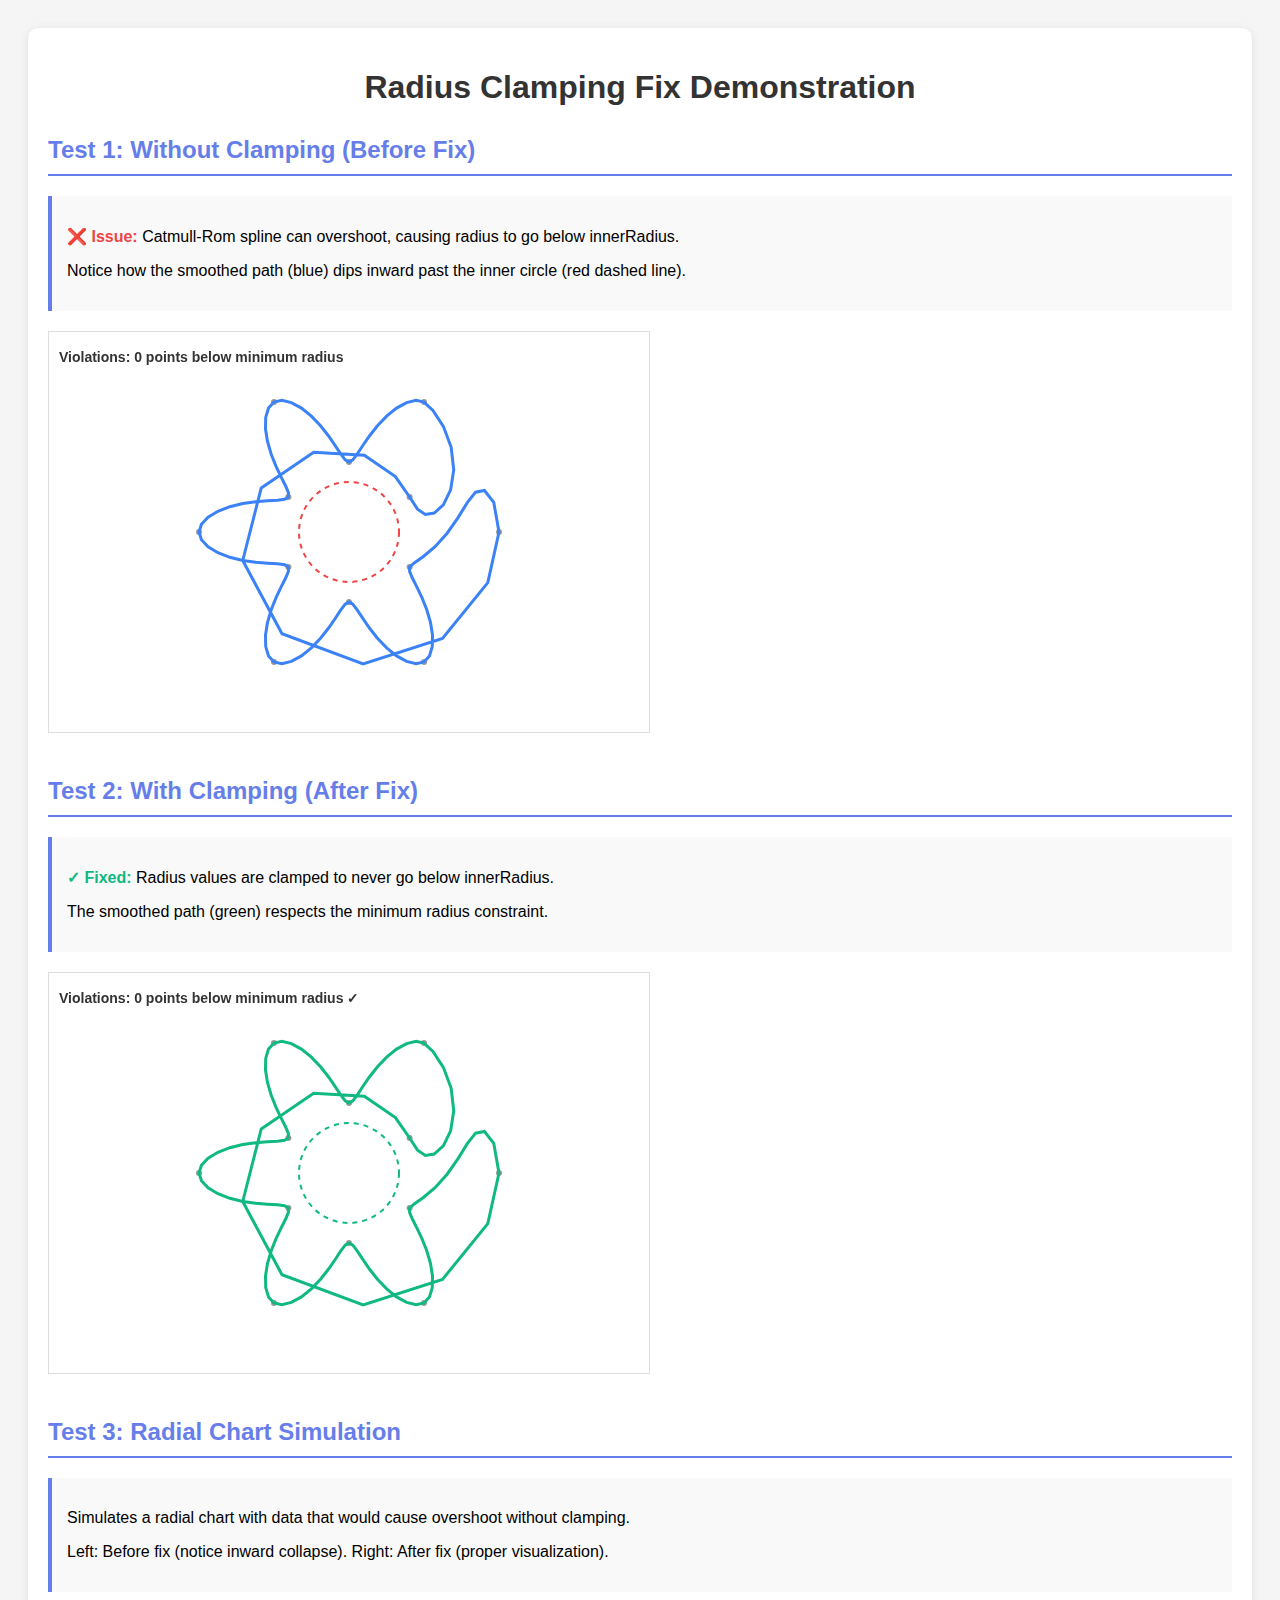
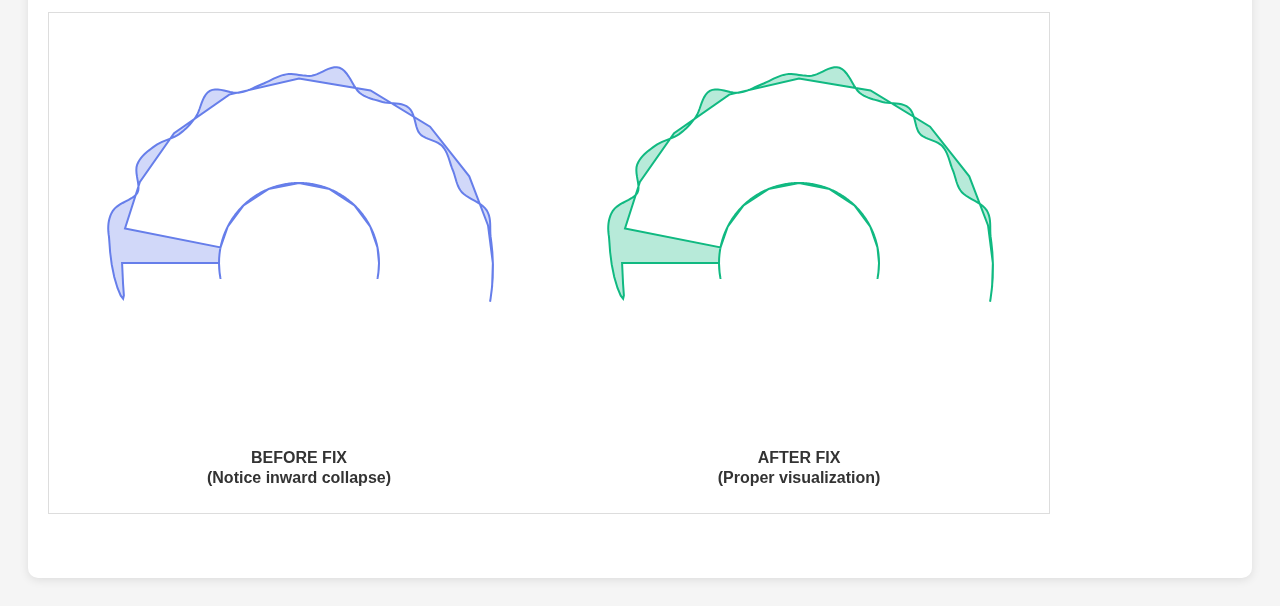
<file: test_radius_clamping.html>
<!DOCTYPE html>
<html lang="en">
<head>
    <meta charset="UTF-8">
    <meta name="viewport" content="width=device-width, initial-scale=1.0">
    <title>Test Radius Clamping Fix</title>
    <style>
        body {
            font-family: Arial, sans-serif;
            padding: 20px;
            background: #f5f5f5;
        }
        .container {
            max-width: 1200px;
            margin: 0 auto;
            background: white;
            padding: 20px;
            border-radius: 10px;
            box-shadow: 0 2px 10px rgba(0,0,0,0.1);
        }
        h1 {
            text-align: center;
            color: #333;
        }
        .test-section {
            margin: 30px 0;
        }
        h2 {
            color: #667eea;
            border-bottom: 2px solid #667eea;
            padding-bottom: 10px;
        }
        canvas {
            border: 1px solid #ddd;
            margin: 10px 0;
        }
        .description {
            background: #f9f9f9;
            padding: 15px;
            border-left: 4px solid #667eea;
            margin: 10px 0;
        }
        .success {
            color: #10b981;
            font-weight: bold;
        }
        .issue {
            color: #ef4444;
            font-weight: bold;
        }
    </style>
</head>
<body>
    <div class="container">
        <h1>Radius Clamping Fix Demonstration</h1>
        
        <div class="test-section">
            <h2>Test 1: Without Clamping (Before Fix)</h2>
            <div class="description">
                <p><span class="issue">❌ Issue:</span> Catmull-Rom spline can overshoot, causing radius to go below innerRadius.</p>
                <p>Notice how the smoothed path (blue) dips inward past the inner circle (red dashed line).</p>
            </div>
            <canvas id="beforeCanvas" width="600" height="400"></canvas>
        </div>
        
        <div class="test-section">
            <h2>Test 2: With Clamping (After Fix)</h2>
            <div class="description">
                <p><span class="success">✓ Fixed:</span> Radius values are clamped to never go below innerRadius.</p>
                <p>The smoothed path (green) respects the minimum radius constraint.</p>
            </div>
            <canvas id="afterCanvas" width="600" height="400"></canvas>
        </div>
        
        <div class="test-section">
            <h2>Test 3: Radial Chart Simulation</h2>
            <div class="description">
                <p>Simulates a radial chart with data that would cause overshoot without clamping.</p>
                <p>Left: Before fix (notice inward collapse). Right: After fix (proper visualization).</p>
            </div>
            <canvas id="comparisonCanvas" width="1000" height="500"></canvas>
        </div>
    </div>

    <script>
        // Function without clamping (original)
        function createSmoothPathOld(points, subdivisions) {
            if (points.length < 2) return points;
            
            const smoothPoints = [];
            for (let i = 0; i < points.length; i++) {
                const p0 = points[(i - 1 + points.length) % points.length];
                const p1 = points[i];
                const p2 = points[(i + 1) % points.length];
                const p3 = points[(i + 2) % points.length];
                
                for (let t = 0; t < subdivisions; t++) {
                    const u = t / subdivisions;
                    const uu = u * u;
                    const uuu = uu * u;
                    
                    const angleVal = 
                        0.5 * (2 * p1.angle +
                        (-p0.angle + p2.angle) * u +
                        (2 * p0.angle - 5 * p1.angle + 4 * p2.angle - p3.angle) * uu +
                        (-p0.angle + 3 * p1.angle - 3 * p2.angle + p3.angle) * uuu);
                    
                    const radiusVal = 
                        0.5 * (2 * p1.radius +
                        (-p0.radius + p2.radius) * u +
                        (2 * p0.radius - 5 * p1.radius + 4 * p2.radius - p3.radius) * uu +
                        (-p0.radius + 3 * p1.radius - 3 * p2.radius + p3.radius) * uuu);
                    
                    smoothPoints.push({ angle: angleVal, radius: radiusVal });
                }
            }
            
            return smoothPoints;
        }

        // Function with clamping (fixed)
        function createSmoothPathNew(points, subdivisions, minRadius = null) {
            if (points.length < 2) return points;
            
            const smoothPoints = [];
            for (let i = 0; i < points.length; i++) {
                const p0 = points[(i - 1 + points.length) % points.length];
                const p1 = points[i];
                const p2 = points[(i + 1) % points.length];
                const p3 = points[(i + 2) % points.length];
                
                for (let t = 0; t < subdivisions; t++) {
                    const u = t / subdivisions;
                    const uu = u * u;
                    const uuu = uu * u;
                    
                    const angleVal = 
                        0.5 * (2 * p1.angle +
                        (-p0.angle + p2.angle) * u +
                        (2 * p0.angle - 5 * p1.angle + 4 * p2.angle - p3.angle) * uu +
                        (-p0.angle + 3 * p1.angle - 3 * p2.angle + p3.angle) * uuu);
                    
                    let radiusVal = 
                        0.5 * (2 * p1.radius +
                        (-p0.radius + p2.radius) * u +
                        (2 * p0.radius - 5 * p1.radius + 4 * p2.radius - p3.radius) * uu +
                        (-p0.radius + 3 * p1.radius - 3 * p2.radius + p3.radius) * uuu);
                    
                    // Clamp radius to prevent Catmull-Rom overshoot below minimum
                    if (minRadius !== null) {
                        radiusVal = Math.max(minRadius, radiusVal);
                    }
                    
                    smoothPoints.push({ angle: angleVal, radius: radiusVal });
                }
            }
            
            return smoothPoints;
        }

        // Test 1: Before fix
        function testBefore() {
            const canvas = document.getElementById('beforeCanvas');
            const ctx = canvas.getContext('2d');
            const cx = 300, cy = 200;
            const innerRadius = 50;
            
            // Create test data with sharp changes that will cause overshoot
            const points = [];
            for (let i = 0; i < 12; i++) {
                const angle = (i / 12) * Math.PI * 2;
                // Alternate between high and low values to induce overshoot
                const radius = innerRadius + (i % 2 === 0 ? 100 : 20);
                points.push({ angle, radius });
            }
            
            const smoothed = createSmoothPathOld(points, 10);
            
            // Draw inner radius circle (minimum allowed)
            ctx.strokeStyle = '#ef4444';
            ctx.lineWidth = 2;
            ctx.setLineDash([5, 5]);
            ctx.beginPath();
            ctx.arc(cx, cy, innerRadius, 0, Math.PI * 2);
            ctx.stroke();
            ctx.setLineDash([]);
            
            // Draw control points
            ctx.fillStyle = '#999';
            points.forEach(p => {
                const x = cx + Math.cos(p.angle) * p.radius;
                const y = cy + Math.sin(p.angle) * p.radius;
                ctx.beginPath();
                ctx.arc(x, y, 3, 0, Math.PI * 2);
                ctx.fill();
            });
            
            // Draw smoothed path
            ctx.strokeStyle = '#3b82f6';
            ctx.lineWidth = 3;
            ctx.beginPath();
            smoothed.forEach((p, i) => {
                const x = cx + Math.cos(p.angle) * p.radius;
                const y = cy + Math.sin(p.angle) * p.radius;
                if (i === 0) ctx.moveTo(x, y);
                else ctx.lineTo(x, y);
            });
            ctx.closePath();
            ctx.stroke();
            
            // Check for violations
            let violations = 0;
            smoothed.forEach(p => {
                if (p.radius < innerRadius) violations++;
            });
            
            ctx.fillStyle = '#333';
            ctx.font = 'bold 14px Arial';
            ctx.fillText(`Violations: ${violations} points below minimum radius`, 10, 30);
        }

        // Test 2: After fix
        function testAfter() {
            const canvas = document.getElementById('afterCanvas');
            const ctx = canvas.getContext('2d');
            const cx = 300, cy = 200;
            const innerRadius = 50;
            
            // Same test data
            const points = [];
            for (let i = 0; i < 12; i++) {
                const angle = (i / 12) * Math.PI * 2;
                const radius = innerRadius + (i % 2 === 0 ? 100 : 20);
                points.push({ angle, radius });
            }
            
            const smoothed = createSmoothPathNew(points, 10, innerRadius);
            
            // Draw inner radius circle
            ctx.strokeStyle = '#10b981';
            ctx.lineWidth = 2;
            ctx.setLineDash([5, 5]);
            ctx.beginPath();
            ctx.arc(cx, cy, innerRadius, 0, Math.PI * 2);
            ctx.stroke();
            ctx.setLineDash([]);
            
            // Draw control points
            ctx.fillStyle = '#999';
            points.forEach(p => {
                const x = cx + Math.cos(p.angle) * p.radius;
                const y = cy + Math.sin(p.angle) * p.radius;
                ctx.beginPath();
                ctx.arc(x, y, 3, 0, Math.PI * 2);
                ctx.fill();
            });
            
            // Draw smoothed path
            ctx.strokeStyle = '#10b981';
            ctx.lineWidth = 3;
            ctx.beginPath();
            smoothed.forEach((p, i) => {
                const x = cx + Math.cos(p.angle) * p.radius;
                const y = cy + Math.sin(p.angle) * p.radius;
                if (i === 0) ctx.moveTo(x, y);
                else ctx.lineTo(x, y);
            });
            ctx.closePath();
            ctx.stroke();
            
            // Check for violations
            let violations = 0;
            smoothed.forEach(p => {
                if (p.radius < innerRadius) violations++;
            });
            
            ctx.fillStyle = '#333';
            ctx.font = 'bold 14px Arial';
            ctx.fillText(`Violations: ${violations} points below minimum radius ✓`, 10, 30);
        }

        // Test 3: Radial chart comparison
        function testComparison() {
            const canvas = document.getElementById('comparisonCanvas');
            const ctx = canvas.getContext('2d');
            
            // Simulate wave height data scenario from problem statement
            const innerRadius = 80;
            const layerHeight = 120;
            
            // Create data where all values are in ideal range (should show full)
            const scoreValues = [];
            for (let i = 0; i < 24; i++) {
                scoreValues.push(0.8 + Math.random() * 0.2); // 0.8-1.0 (in ideal range)
            }
            
            // Before fix (left side)
            const cx1 = 250, cy1 = 250;
            const points1 = [];
            const innerPoints1 = [];
            for (let i = 0; i < scoreValues.length; i++) {
                const angle = Math.PI + (i / (scoreValues.length - 1)) * Math.PI;
                points1.push({ angle, radius: innerRadius + scoreValues[i] * layerHeight });
                innerPoints1.push({ angle, radius: innerRadius });
            }
            
            const smoothOuter1 = createSmoothPathOld(points1, 10);
            const smoothInner1 = createSmoothPathOld(innerPoints1, 10);
            
            // Draw before
            ctx.fillStyle = 'rgba(102, 126, 234, 0.3)';
            ctx.beginPath();
            smoothOuter1.forEach((p, i) => {
                const x = cx1 + Math.cos(p.angle) * p.radius;
                const y = cy1 + Math.sin(p.angle) * p.radius;
                if (i === 0) ctx.moveTo(x, y);
                else ctx.lineTo(x, y);
            });
            for (let i = smoothInner1.length - 1; i >= 0; i--) {
                const x = cx1 + Math.cos(smoothInner1[i].angle) * smoothInner1[i].radius;
                const y = cy1 + Math.sin(smoothInner1[i].angle) * smoothInner1[i].radius;
                ctx.lineTo(x, y);
            }
            ctx.closePath();
            ctx.fill();
            ctx.strokeStyle = 'rgba(102, 126, 234, 1.0)';
            ctx.lineWidth = 2;
            ctx.stroke();
            
            // After fix (right side)
            const cx2 = 750, cy2 = 250;
            const points2 = [];
            const innerPoints2 = [];
            for (let i = 0; i < scoreValues.length; i++) {
                const angle = Math.PI + (i / (scoreValues.length - 1)) * Math.PI;
                points2.push({ angle, radius: innerRadius + scoreValues[i] * layerHeight });
                innerPoints2.push({ angle, radius: innerRadius });
            }
            
            const smoothOuter2 = createSmoothPathNew(points2, 10, innerRadius);
            const smoothInner2 = createSmoothPathNew(innerPoints2, 10, innerRadius);
            
            // Draw after
            ctx.fillStyle = 'rgba(16, 185, 129, 0.3)';
            ctx.beginPath();
            smoothOuter2.forEach((p, i) => {
                const x = cx2 + Math.cos(p.angle) * p.radius;
                const y = cy2 + Math.sin(p.angle) * p.radius;
                if (i === 0) ctx.moveTo(x, y);
                else ctx.lineTo(x, y);
            });
            for (let i = smoothInner2.length - 1; i >= 0; i--) {
                const x = cx2 + Math.cos(smoothInner2[i].angle) * smoothInner2[i].radius;
                const y = cy2 + Math.sin(smoothInner2[i].angle) * smoothInner2[i].radius;
                ctx.lineTo(x, y);
            }
            ctx.closePath();
            ctx.fill();
            ctx.strokeStyle = 'rgba(16, 185, 129, 1.0)';
            ctx.lineWidth = 2;
            ctx.stroke();
            
            // Labels
            ctx.fillStyle = '#333';
            ctx.font = 'bold 16px Arial';
            ctx.textAlign = 'center';
            ctx.fillText('BEFORE FIX', cx1, 450);
            ctx.fillText('(Notice inward collapse)', cx1, 470);
            ctx.fillText('AFTER FIX', cx2, 450);
            ctx.fillText('(Proper visualization)', cx2, 470);
        }

        // Run tests
        testBefore();
        testAfter();
        testComparison();
    </script>
</body>
</html>
</file>
